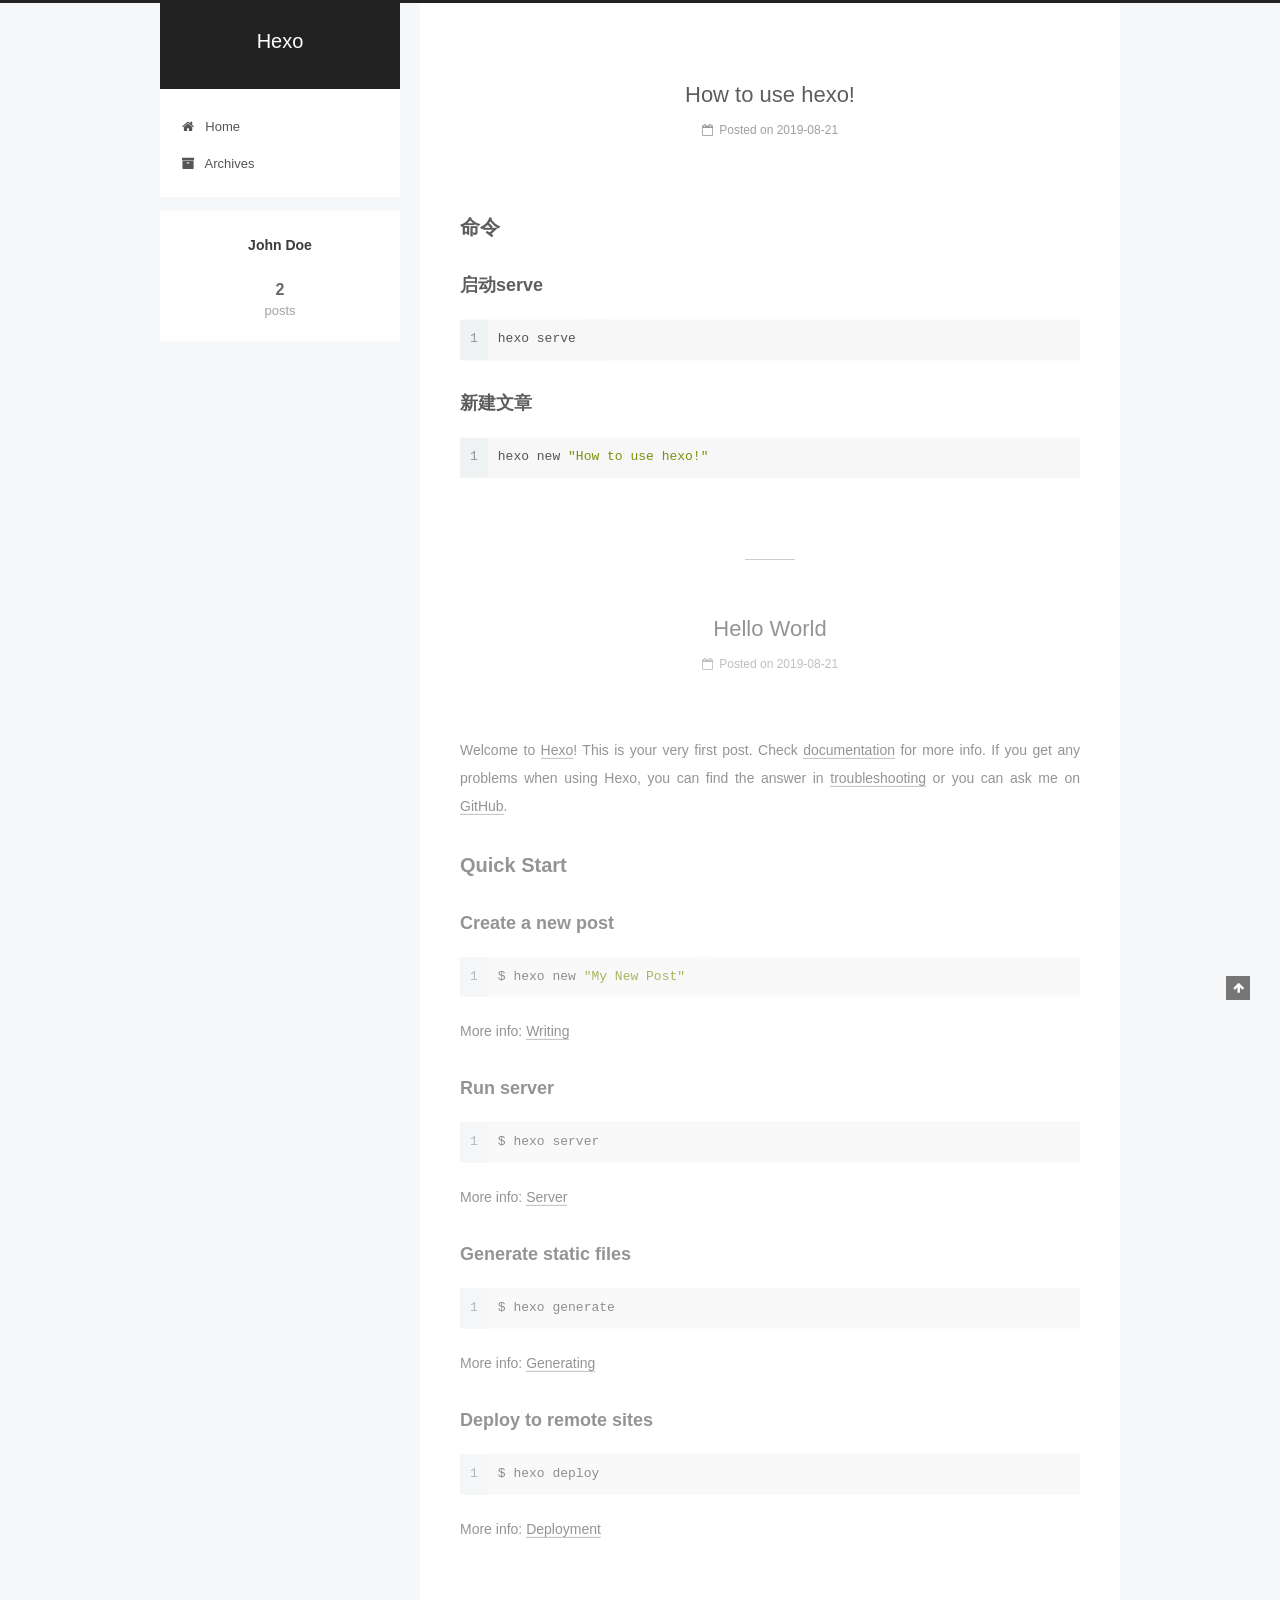
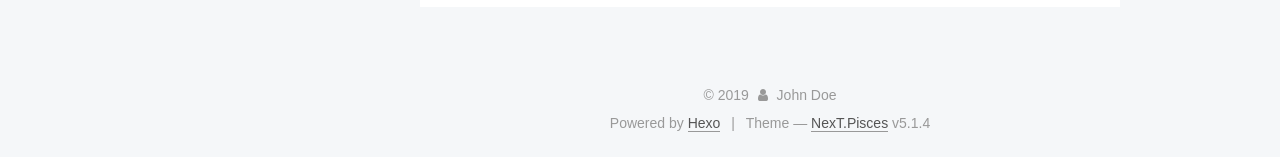
<file: index.html>
<!DOCTYPE html>



  


<html class="theme-next pisces use-motion" lang="en">
<head><meta name="generator" content="Hexo 3.9.0">
  <meta charset="UTF-8">
<meta http-equiv="X-UA-Compatible" content="IE=edge">
<meta name="viewport" content="width=device-width, initial-scale=1, maximum-scale=1">
<meta name="theme-color" content="#222">









<meta http-equiv="Cache-Control" content="no-transform">
<meta http-equiv="Cache-Control" content="no-siteapp">
















  
  
  <link href="/lib/fancybox/source/jquery.fancybox.css?v=2.1.5" rel="stylesheet" type="text/css">







<link href="/lib/font-awesome/css/font-awesome.min.css?v=4.6.2" rel="stylesheet" type="text/css">

<link href="/css/main.css?v=5.1.4" rel="stylesheet" type="text/css">


  <link rel="apple-touch-icon" sizes="180x180" href="/images/apple-touch-icon-next.png?v=5.1.4">


  <link rel="icon" type="image/png" sizes="32x32" href="/images/favicon-32x32-next.png?v=5.1.4">


  <link rel="icon" type="image/png" sizes="16x16" href="/images/favicon-16x16-next.png?v=5.1.4">


  <link rel="mask-icon" href="/images/logo.svg?v=5.1.4" color="#222">





  <meta name="keywords" content="Hexo, NexT">










<meta property="og:type" content="website">
<meta property="og:title" content="Hexo">
<meta property="og:url" content="http://yoursite.com/index.html">
<meta property="og:site_name" content="Hexo">
<meta property="og:locale" content="en">
<meta name="twitter:card" content="summary">
<meta name="twitter:title" content="Hexo">



<script type="text/javascript" id="hexo.configurations">
  var NexT = window.NexT || {};
  var CONFIG = {
    root: '/',
    scheme: 'Pisces',
    version: '5.1.4',
    sidebar: {"position":"left","display":"post","offset":12,"b2t":false,"scrollpercent":false,"onmobile":false},
    fancybox: true,
    tabs: true,
    motion: {"enable":true,"async":false,"transition":{"post_block":"fadeIn","post_header":"slideDownIn","post_body":"slideDownIn","coll_header":"slideLeftIn","sidebar":"slideUpIn"}},
    duoshuo: {
      userId: '0',
      author: 'Author'
    },
    algolia: {
      applicationID: '',
      apiKey: '',
      indexName: '',
      hits: {"per_page":10},
      labels: {"input_placeholder":"Search for Posts","hits_empty":"We didn't find any results for the search: ${query}","hits_stats":"${hits} results found in ${time} ms"}
    }
  };
</script>



  <link rel="canonical" href="http://yoursite.com/">





  <title>Hexo</title>
  








</head>

<body itemscope itemtype="http://schema.org/WebPage" lang="en">

  
  
    
  

  <div class="container sidebar-position-left 
  page-home">
    <div class="headband"></div>

    <header id="header" class="header" itemscope itemtype="http://schema.org/WPHeader">
      <div class="header-inner"><div class="site-brand-wrapper">
  <div class="site-meta ">
    

    <div class="custom-logo-site-title">
      <a href="/" class="brand" rel="start">
        <span class="logo-line-before"><i></i></span>
        <span class="site-title">Hexo</span>
        <span class="logo-line-after"><i></i></span>
      </a>
    </div>
      
        <p class="site-subtitle"></p>
      
  </div>

  <div class="site-nav-toggle">
    <button>
      <span class="btn-bar"></span>
      <span class="btn-bar"></span>
      <span class="btn-bar"></span>
    </button>
  </div>
</div>

<nav class="site-nav">
  

  
    <ul id="menu" class="menu">
      
        
        <li class="menu-item menu-item-home">
          <a href="/" rel="section">
            
              <i class="menu-item-icon fa fa-fw fa-home"></i> <br>
            
            Home
          </a>
        </li>
      
        
        <li class="menu-item menu-item-archives">
          <a href="/archives/" rel="section">
            
              <i class="menu-item-icon fa fa-fw fa-archive"></i> <br>
            
            Archives
          </a>
        </li>
      

      
    </ul>
  

  
</nav>



 </div>
    </header>

    <main id="main" class="main">
      <div class="main-inner">
        <div class="content-wrap">
          <div id="content" class="content">
            
  <section id="posts" class="posts-expand">
    
      

  

  
  
  

  <article class="post post-type-normal" itemscope itemtype="http://schema.org/Article">
  
  
  
  <div class="post-block">
    <link itemprop="mainEntityOfPage" href="http://yoursite.com/2019/08/21/How-to-use-hexo/">

    <span hidden itemprop="author" itemscope itemtype="http://schema.org/Person">
      <meta itemprop="name" content="John Doe">
      <meta itemprop="description" content>
      <meta itemprop="image" content="/images/avatar.gif">
    </span>

    <span hidden itemprop="publisher" itemscope itemtype="http://schema.org/Organization">
      <meta itemprop="name" content="Hexo">
    </span>

    
      <header class="post-header">

        
        
          <h1 class="post-title" itemprop="name headline">
                
                <a class="post-title-link" href="/2019/08/21/How-to-use-hexo/" itemprop="url">How to use hexo!</a></h1>
        

        <div class="post-meta">
          <span class="post-time">
            
              <span class="post-meta-item-icon">
                <i class="fa fa-calendar-o"></i>
              </span>
              
                <span class="post-meta-item-text">Posted on</span>
              
              <time title="Post created" itemprop="dateCreated datePublished" datetime="2019-08-21T17:16:29+08:00">
                2019-08-21
              </time>
            

            

            
          </span>

          

          
            
          

          
          

          

          

          

        </div>
      </header>
    

    
    
    
    <div class="post-body" itemprop="articleBody">

      
      

      
        
          
            <h2 id="命令"><a href="#命令" class="headerlink" title="命令"></a>命令</h2><h3 id="启动serve"><a href="#启动serve" class="headerlink" title="启动serve"></a>启动serve</h3><figure class="highlight bash"><table><tr><td class="gutter"><pre><span class="line">1</span><br></pre></td><td class="code"><pre><span class="line">hexo serve</span><br></pre></td></tr></table></figure>

<h3 id="新建文章"><a href="#新建文章" class="headerlink" title="新建文章"></a>新建文章</h3><figure class="highlight bash"><table><tr><td class="gutter"><pre><span class="line">1</span><br></pre></td><td class="code"><pre><span class="line">hexo new <span class="string">"How to use hexo!"</span></span><br></pre></td></tr></table></figure>


          
        
      
    </div>
    
    
    

    

    

    

    <footer class="post-footer">
      

      

      

      
      
        <div class="post-eof"></div>
      
    </footer>
  </div>
  
  
  
  </article>


    
      

  

  
  
  

  <article class="post post-type-normal" itemscope itemtype="http://schema.org/Article">
  
  
  
  <div class="post-block">
    <link itemprop="mainEntityOfPage" href="http://yoursite.com/2019/08/21/hello-world/">

    <span hidden itemprop="author" itemscope itemtype="http://schema.org/Person">
      <meta itemprop="name" content="John Doe">
      <meta itemprop="description" content>
      <meta itemprop="image" content="/images/avatar.gif">
    </span>

    <span hidden itemprop="publisher" itemscope itemtype="http://schema.org/Organization">
      <meta itemprop="name" content="Hexo">
    </span>

    
      <header class="post-header">

        
        
          <h1 class="post-title" itemprop="name headline">
                
                <a class="post-title-link" href="/2019/08/21/hello-world/" itemprop="url">Hello World</a></h1>
        

        <div class="post-meta">
          <span class="post-time">
            
              <span class="post-meta-item-icon">
                <i class="fa fa-calendar-o"></i>
              </span>
              
                <span class="post-meta-item-text">Posted on</span>
              
              <time title="Post created" itemprop="dateCreated datePublished" datetime="2019-08-21T15:57:02+08:00">
                2019-08-21
              </time>
            

            

            
          </span>

          

          
            
          

          
          

          

          

          

        </div>
      </header>
    

    
    
    
    <div class="post-body" itemprop="articleBody">

      
      

      
        
          
            <p>Welcome to <a href="https://hexo.io/" target="_blank" rel="noopener">Hexo</a>! This is your very first post. Check <a href="https://hexo.io/docs/" target="_blank" rel="noopener">documentation</a> for more info. If you get any problems when using Hexo, you can find the answer in <a href="https://hexo.io/docs/troubleshooting.html" target="_blank" rel="noopener">troubleshooting</a> or you can ask me on <a href="https://github.com/hexojs/hexo/issues" target="_blank" rel="noopener">GitHub</a>.</p>
<h2 id="Quick-Start"><a href="#Quick-Start" class="headerlink" title="Quick Start"></a>Quick Start</h2><h3 id="Create-a-new-post"><a href="#Create-a-new-post" class="headerlink" title="Create a new post"></a>Create a new post</h3><figure class="highlight bash"><table><tr><td class="gutter"><pre><span class="line">1</span><br></pre></td><td class="code"><pre><span class="line">$ hexo new <span class="string">"My New Post"</span></span><br></pre></td></tr></table></figure>

<p>More info: <a href="https://hexo.io/docs/writing.html" target="_blank" rel="noopener">Writing</a></p>
<h3 id="Run-server"><a href="#Run-server" class="headerlink" title="Run server"></a>Run server</h3><figure class="highlight bash"><table><tr><td class="gutter"><pre><span class="line">1</span><br></pre></td><td class="code"><pre><span class="line">$ hexo server</span><br></pre></td></tr></table></figure>

<p>More info: <a href="https://hexo.io/docs/server.html" target="_blank" rel="noopener">Server</a></p>
<h3 id="Generate-static-files"><a href="#Generate-static-files" class="headerlink" title="Generate static files"></a>Generate static files</h3><figure class="highlight bash"><table><tr><td class="gutter"><pre><span class="line">1</span><br></pre></td><td class="code"><pre><span class="line">$ hexo generate</span><br></pre></td></tr></table></figure>

<p>More info: <a href="https://hexo.io/docs/generating.html" target="_blank" rel="noopener">Generating</a></p>
<h3 id="Deploy-to-remote-sites"><a href="#Deploy-to-remote-sites" class="headerlink" title="Deploy to remote sites"></a>Deploy to remote sites</h3><figure class="highlight bash"><table><tr><td class="gutter"><pre><span class="line">1</span><br></pre></td><td class="code"><pre><span class="line">$ hexo deploy</span><br></pre></td></tr></table></figure>

<p>More info: <a href="https://hexo.io/docs/deployment.html" target="_blank" rel="noopener">Deployment</a></p>

          
        
      
    </div>
    
    
    

    

    

    

    <footer class="post-footer">
      

      

      

      
      
        <div class="post-eof"></div>
      
    </footer>
  </div>
  
  
  
  </article>


    
  </section>

  


          </div>
          


          

        </div>
        
          
  
  <div class="sidebar-toggle">
    <div class="sidebar-toggle-line-wrap">
      <span class="sidebar-toggle-line sidebar-toggle-line-first"></span>
      <span class="sidebar-toggle-line sidebar-toggle-line-middle"></span>
      <span class="sidebar-toggle-line sidebar-toggle-line-last"></span>
    </div>
  </div>

  <aside id="sidebar" class="sidebar">
    
    <div class="sidebar-inner">

      

      

      <section class="site-overview-wrap sidebar-panel sidebar-panel-active">
        <div class="site-overview">
          <div class="site-author motion-element" itemprop="author" itemscope itemtype="http://schema.org/Person">
            
              <p class="site-author-name" itemprop="name">John Doe</p>
              <p class="site-description motion-element" itemprop="description"></p>
          </div>

          <nav class="site-state motion-element">

            
              <div class="site-state-item site-state-posts">
              
                <a href="/archives/">
              
                  <span class="site-state-item-count">2</span>
                  <span class="site-state-item-name">posts</span>
                </a>
              </div>
            

            

            

          </nav>

          

          

          
          

          
          

          

        </div>
      </section>

      

      

    </div>
  </aside>


        
      </div>
    </main>

    <footer id="footer" class="footer">
      <div class="footer-inner">
        <div class="copyright">&copy; <span itemprop="copyrightYear">2019</span>
  <span class="with-love">
    <i class="fa fa-user"></i>
  </span>
  <span class="author" itemprop="copyrightHolder">John Doe</span>

  
</div>


  <div class="powered-by">Powered by <a class="theme-link" target="_blank" href="https://hexo.io">Hexo</a></div>



  <span class="post-meta-divider">|</span>



  <div class="theme-info">Theme &mdash; <a class="theme-link" target="_blank" href="https://github.com/iissnan/hexo-theme-next">NexT.Pisces</a> v5.1.4</div>




        







        
      </div>
    </footer>

    
      <div class="back-to-top">
        <i class="fa fa-arrow-up"></i>
        
      </div>
    

    

  </div>

  

<script type="text/javascript">
  if (Object.prototype.toString.call(window.Promise) !== '[object Function]') {
    window.Promise = null;
  }
</script>









  












  
  
    <script type="text/javascript" src="/lib/jquery/index.js?v=2.1.3"></script>
  

  
  
    <script type="text/javascript" src="/lib/fastclick/lib/fastclick.min.js?v=1.0.6"></script>
  

  
  
    <script type="text/javascript" src="/lib/jquery_lazyload/jquery.lazyload.js?v=1.9.7"></script>
  

  
  
    <script type="text/javascript" src="/lib/velocity/velocity.min.js?v=1.2.1"></script>
  

  
  
    <script type="text/javascript" src="/lib/velocity/velocity.ui.min.js?v=1.2.1"></script>
  

  
  
    <script type="text/javascript" src="/lib/fancybox/source/jquery.fancybox.pack.js?v=2.1.5"></script>
  


  


  <script type="text/javascript" src="/js/src/utils.js?v=5.1.4"></script>

  <script type="text/javascript" src="/js/src/motion.js?v=5.1.4"></script>



  
  


  <script type="text/javascript" src="/js/src/affix.js?v=5.1.4"></script>

  <script type="text/javascript" src="/js/src/schemes/pisces.js?v=5.1.4"></script>



  

  


  <script type="text/javascript" src="/js/src/bootstrap.js?v=5.1.4"></script>



  


  




	





  





  












  





  

  

  

  
  

  

  

  

</body>
</html>
</file>
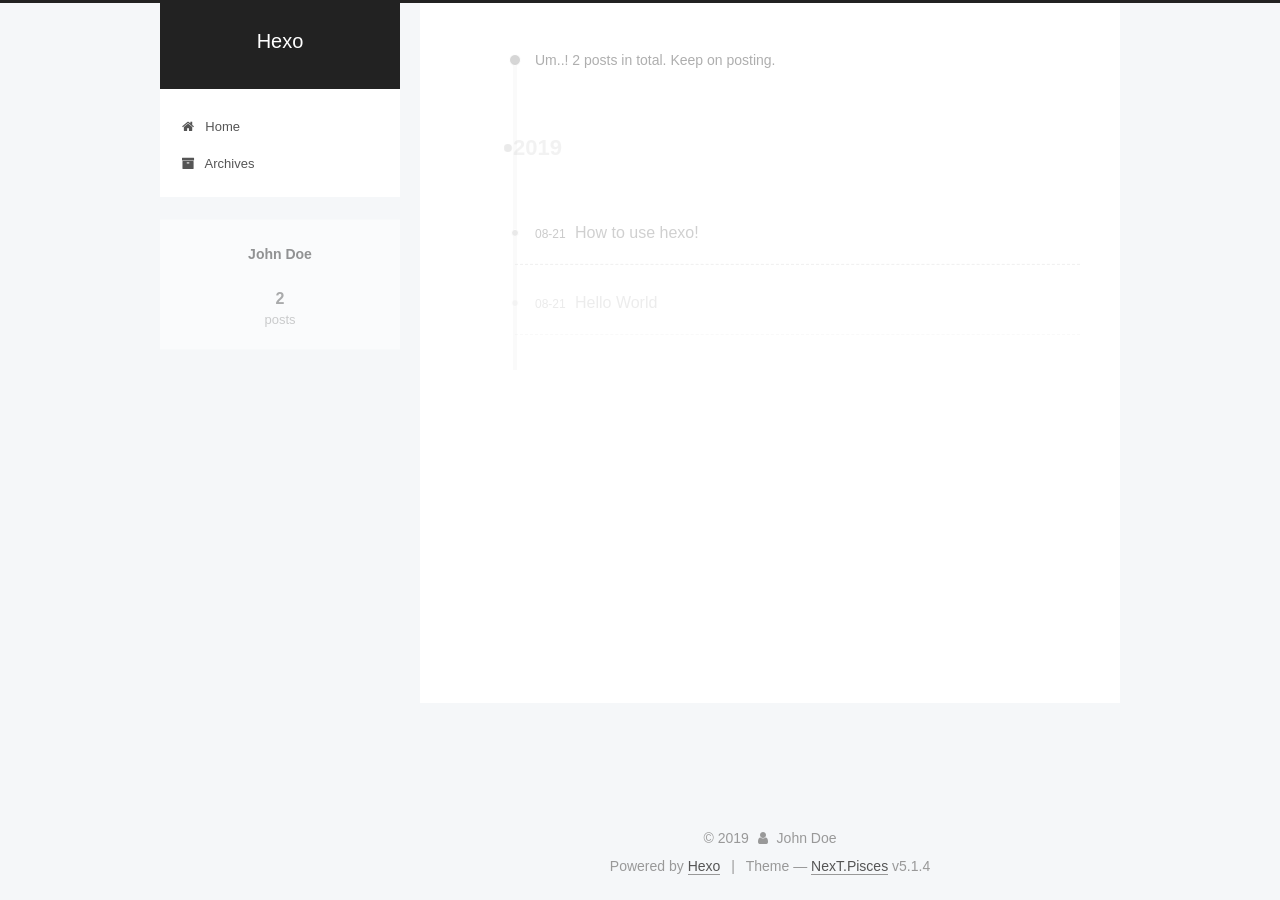
<file: archives/index.html>
<!DOCTYPE html>



  


<html class="theme-next pisces use-motion" lang="en">
<head><meta name="generator" content="Hexo 3.9.0">
  <meta charset="UTF-8">
<meta http-equiv="X-UA-Compatible" content="IE=edge">
<meta name="viewport" content="width=device-width, initial-scale=1, maximum-scale=1">
<meta name="theme-color" content="#222">









<meta http-equiv="Cache-Control" content="no-transform">
<meta http-equiv="Cache-Control" content="no-siteapp">
















  
  
  <link href="/lib/fancybox/source/jquery.fancybox.css?v=2.1.5" rel="stylesheet" type="text/css">







<link href="/lib/font-awesome/css/font-awesome.min.css?v=4.6.2" rel="stylesheet" type="text/css">

<link href="/css/main.css?v=5.1.4" rel="stylesheet" type="text/css">


  <link rel="apple-touch-icon" sizes="180x180" href="/images/apple-touch-icon-next.png?v=5.1.4">


  <link rel="icon" type="image/png" sizes="32x32" href="/images/favicon-32x32-next.png?v=5.1.4">


  <link rel="icon" type="image/png" sizes="16x16" href="/images/favicon-16x16-next.png?v=5.1.4">


  <link rel="mask-icon" href="/images/logo.svg?v=5.1.4" color="#222">





  <meta name="keywords" content="Hexo, NexT">










<meta property="og:type" content="website">
<meta property="og:title" content="Hexo">
<meta property="og:url" content="http://yoursite.com/archives/index.html">
<meta property="og:site_name" content="Hexo">
<meta property="og:locale" content="en">
<meta name="twitter:card" content="summary">
<meta name="twitter:title" content="Hexo">



<script type="text/javascript" id="hexo.configurations">
  var NexT = window.NexT || {};
  var CONFIG = {
    root: '/',
    scheme: 'Pisces',
    version: '5.1.4',
    sidebar: {"position":"left","display":"post","offset":12,"b2t":false,"scrollpercent":false,"onmobile":false},
    fancybox: true,
    tabs: true,
    motion: {"enable":true,"async":false,"transition":{"post_block":"fadeIn","post_header":"slideDownIn","post_body":"slideDownIn","coll_header":"slideLeftIn","sidebar":"slideUpIn"}},
    duoshuo: {
      userId: '0',
      author: 'Author'
    },
    algolia: {
      applicationID: '',
      apiKey: '',
      indexName: '',
      hits: {"per_page":10},
      labels: {"input_placeholder":"Search for Posts","hits_empty":"We didn't find any results for the search: ${query}","hits_stats":"${hits} results found in ${time} ms"}
    }
  };
</script>



  <link rel="canonical" href="http://yoursite.com/archives/">





  <title>Archive | Hexo</title>
  








</head>

<body itemscope itemtype="http://schema.org/WebPage" lang="en">

  
  
    
  

  <div class="container sidebar-position-left page-archive">
    <div class="headband"></div>

    <header id="header" class="header" itemscope itemtype="http://schema.org/WPHeader">
      <div class="header-inner"><div class="site-brand-wrapper">
  <div class="site-meta ">
    

    <div class="custom-logo-site-title">
      <a href="/" class="brand" rel="start">
        <span class="logo-line-before"><i></i></span>
        <span class="site-title">Hexo</span>
        <span class="logo-line-after"><i></i></span>
      </a>
    </div>
      
        <p class="site-subtitle"></p>
      
  </div>

  <div class="site-nav-toggle">
    <button>
      <span class="btn-bar"></span>
      <span class="btn-bar"></span>
      <span class="btn-bar"></span>
    </button>
  </div>
</div>

<nav class="site-nav">
  

  
    <ul id="menu" class="menu">
      
        
        <li class="menu-item menu-item-home">
          <a href="/" rel="section">
            
              <i class="menu-item-icon fa fa-fw fa-home"></i> <br>
            
            Home
          </a>
        </li>
      
        
        <li class="menu-item menu-item-archives">
          <a href="/archives/" rel="section">
            
              <i class="menu-item-icon fa fa-fw fa-archive"></i> <br>
            
            Archives
          </a>
        </li>
      

      
    </ul>
  

  
</nav>



 </div>
    </header>

    <main id="main" class="main">
      <div class="main-inner">
        <div class="content-wrap">
          <div id="content" class="content">
            

  
  
  
  <div class="post-block archive">
    <div id="posts" class="posts-collapse">
      <span class="archive-move-on"></span>

      <span class="archive-page-counter">
        
        
        
          
        
        Um..! 2 posts in total. Keep on posting.
      </span>

      

        
        
        

        
          
          <div class="collection-title">
            <h1 class="archive-year" id="archive-year-2019">2019</h1>
          </div>
        
        

        

  <article class="post post-type-normal" itemscope itemtype="http://schema.org/Article">
    <header class="post-header">

      <h2 class="post-title">
        
            <a class="post-title-link" href="/2019/08/21/How-to-use-hexo/" itemprop="url">
              
                <span itemprop="name">How to use hexo!</span>
              
            </a>
        
      </h2>

      <div class="post-meta">
        <time class="post-time" itemprop="dateCreated" datetime="2019-08-21T17:16:29+08:00" content="2019-08-21">
          08-21
        </time>
      </div>

    </header>
  </article>



      

        
        
        

        
        

        

  <article class="post post-type-normal" itemscope itemtype="http://schema.org/Article">
    <header class="post-header">

      <h2 class="post-title">
        
            <a class="post-title-link" href="/2019/08/21/hello-world/" itemprop="url">
              
                <span itemprop="name">Hello World</span>
              
            </a>
        
      </h2>

      <div class="post-meta">
        <time class="post-time" itemprop="dateCreated" datetime="2019-08-21T15:57:02+08:00" content="2019-08-21">
          08-21
        </time>
      </div>

    </header>
  </article>



      

    </div>
  </div>
  
  
  

  



          </div>
          


          

        </div>
        
          
  
  <div class="sidebar-toggle">
    <div class="sidebar-toggle-line-wrap">
      <span class="sidebar-toggle-line sidebar-toggle-line-first"></span>
      <span class="sidebar-toggle-line sidebar-toggle-line-middle"></span>
      <span class="sidebar-toggle-line sidebar-toggle-line-last"></span>
    </div>
  </div>

  <aside id="sidebar" class="sidebar">
    
    <div class="sidebar-inner">

      

      

      <section class="site-overview-wrap sidebar-panel sidebar-panel-active">
        <div class="site-overview">
          <div class="site-author motion-element" itemprop="author" itemscope itemtype="http://schema.org/Person">
            
              <p class="site-author-name" itemprop="name">John Doe</p>
              <p class="site-description motion-element" itemprop="description"></p>
          </div>

          <nav class="site-state motion-element">

            
              <div class="site-state-item site-state-posts">
              
                <a href="/archives/">
              
                  <span class="site-state-item-count">2</span>
                  <span class="site-state-item-name">posts</span>
                </a>
              </div>
            

            

            

          </nav>

          

          

          
          

          
          

          

        </div>
      </section>

      

      

    </div>
  </aside>


        
      </div>
    </main>

    <footer id="footer" class="footer">
      <div class="footer-inner">
        <div class="copyright">&copy; <span itemprop="copyrightYear">2019</span>
  <span class="with-love">
    <i class="fa fa-user"></i>
  </span>
  <span class="author" itemprop="copyrightHolder">John Doe</span>

  
</div>


  <div class="powered-by">Powered by <a class="theme-link" target="_blank" href="https://hexo.io">Hexo</a></div>



  <span class="post-meta-divider">|</span>



  <div class="theme-info">Theme &mdash; <a class="theme-link" target="_blank" href="https://github.com/iissnan/hexo-theme-next">NexT.Pisces</a> v5.1.4</div>




        







        
      </div>
    </footer>

    
      <div class="back-to-top">
        <i class="fa fa-arrow-up"></i>
        
      </div>
    

    

  </div>

  

<script type="text/javascript">
  if (Object.prototype.toString.call(window.Promise) !== '[object Function]') {
    window.Promise = null;
  }
</script>









  












  
  
    <script type="text/javascript" src="/lib/jquery/index.js?v=2.1.3"></script>
  

  
  
    <script type="text/javascript" src="/lib/fastclick/lib/fastclick.min.js?v=1.0.6"></script>
  

  
  
    <script type="text/javascript" src="/lib/jquery_lazyload/jquery.lazyload.js?v=1.9.7"></script>
  

  
  
    <script type="text/javascript" src="/lib/velocity/velocity.min.js?v=1.2.1"></script>
  

  
  
    <script type="text/javascript" src="/lib/velocity/velocity.ui.min.js?v=1.2.1"></script>
  

  
  
    <script type="text/javascript" src="/lib/fancybox/source/jquery.fancybox.pack.js?v=2.1.5"></script>
  


  


  <script type="text/javascript" src="/js/src/utils.js?v=5.1.4"></script>

  <script type="text/javascript" src="/js/src/motion.js?v=5.1.4"></script>



  
  


  <script type="text/javascript" src="/js/src/affix.js?v=5.1.4"></script>

  <script type="text/javascript" src="/js/src/schemes/pisces.js?v=5.1.4"></script>



  

  


  <script type="text/javascript" src="/js/src/bootstrap.js?v=5.1.4"></script>



  


  




	





  





  












  





  

  

  

  
  

  

  

  

</body>
</html>
</file>
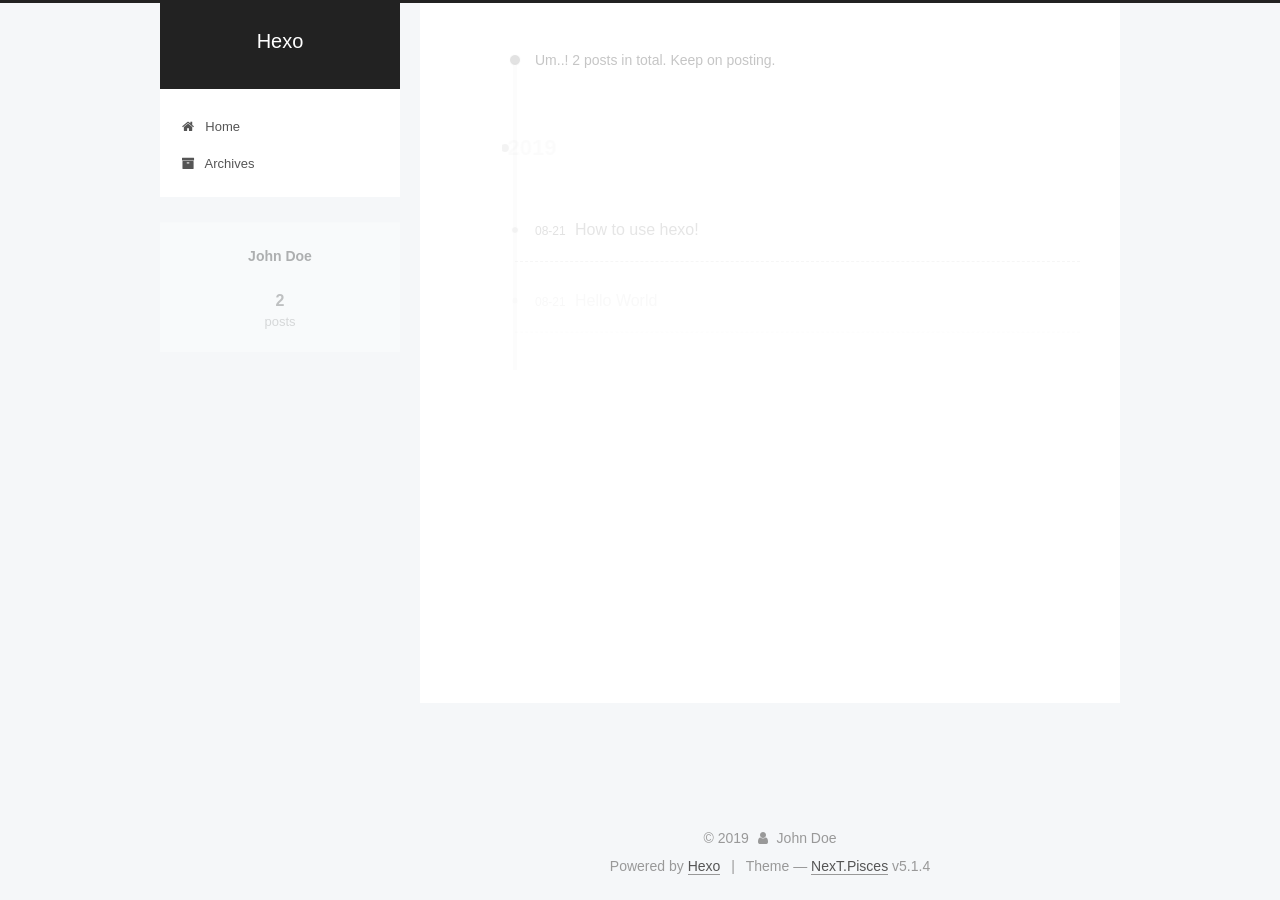
<file: archives/2019/index.html>
<!DOCTYPE html>



  


<html class="theme-next pisces use-motion" lang="en">
<head><meta name="generator" content="Hexo 3.9.0">
  <meta charset="UTF-8">
<meta http-equiv="X-UA-Compatible" content="IE=edge">
<meta name="viewport" content="width=device-width, initial-scale=1, maximum-scale=1">
<meta name="theme-color" content="#222">









<meta http-equiv="Cache-Control" content="no-transform">
<meta http-equiv="Cache-Control" content="no-siteapp">
















  
  
  <link href="/lib/fancybox/source/jquery.fancybox.css?v=2.1.5" rel="stylesheet" type="text/css">







<link href="/lib/font-awesome/css/font-awesome.min.css?v=4.6.2" rel="stylesheet" type="text/css">

<link href="/css/main.css?v=5.1.4" rel="stylesheet" type="text/css">


  <link rel="apple-touch-icon" sizes="180x180" href="/images/apple-touch-icon-next.png?v=5.1.4">


  <link rel="icon" type="image/png" sizes="32x32" href="/images/favicon-32x32-next.png?v=5.1.4">


  <link rel="icon" type="image/png" sizes="16x16" href="/images/favicon-16x16-next.png?v=5.1.4">


  <link rel="mask-icon" href="/images/logo.svg?v=5.1.4" color="#222">





  <meta name="keywords" content="Hexo, NexT">










<meta property="og:type" content="website">
<meta property="og:title" content="Hexo">
<meta property="og:url" content="http://yoursite.com/archives/2019/index.html">
<meta property="og:site_name" content="Hexo">
<meta property="og:locale" content="en">
<meta name="twitter:card" content="summary">
<meta name="twitter:title" content="Hexo">



<script type="text/javascript" id="hexo.configurations">
  var NexT = window.NexT || {};
  var CONFIG = {
    root: '/',
    scheme: 'Pisces',
    version: '5.1.4',
    sidebar: {"position":"left","display":"post","offset":12,"b2t":false,"scrollpercent":false,"onmobile":false},
    fancybox: true,
    tabs: true,
    motion: {"enable":true,"async":false,"transition":{"post_block":"fadeIn","post_header":"slideDownIn","post_body":"slideDownIn","coll_header":"slideLeftIn","sidebar":"slideUpIn"}},
    duoshuo: {
      userId: '0',
      author: 'Author'
    },
    algolia: {
      applicationID: '',
      apiKey: '',
      indexName: '',
      hits: {"per_page":10},
      labels: {"input_placeholder":"Search for Posts","hits_empty":"We didn't find any results for the search: ${query}","hits_stats":"${hits} results found in ${time} ms"}
    }
  };
</script>



  <link rel="canonical" href="http://yoursite.com/archives/2019/">





  <title>Archive | Hexo</title>
  








</head>

<body itemscope itemtype="http://schema.org/WebPage" lang="en">

  
  
    
  

  <div class="container sidebar-position-left page-archive">
    <div class="headband"></div>

    <header id="header" class="header" itemscope itemtype="http://schema.org/WPHeader">
      <div class="header-inner"><div class="site-brand-wrapper">
  <div class="site-meta ">
    

    <div class="custom-logo-site-title">
      <a href="/" class="brand" rel="start">
        <span class="logo-line-before"><i></i></span>
        <span class="site-title">Hexo</span>
        <span class="logo-line-after"><i></i></span>
      </a>
    </div>
      
        <p class="site-subtitle"></p>
      
  </div>

  <div class="site-nav-toggle">
    <button>
      <span class="btn-bar"></span>
      <span class="btn-bar"></span>
      <span class="btn-bar"></span>
    </button>
  </div>
</div>

<nav class="site-nav">
  

  
    <ul id="menu" class="menu">
      
        
        <li class="menu-item menu-item-home">
          <a href="/" rel="section">
            
              <i class="menu-item-icon fa fa-fw fa-home"></i> <br>
            
            Home
          </a>
        </li>
      
        
        <li class="menu-item menu-item-archives">
          <a href="/archives/" rel="section">
            
              <i class="menu-item-icon fa fa-fw fa-archive"></i> <br>
            
            Archives
          </a>
        </li>
      

      
    </ul>
  

  
</nav>



 </div>
    </header>

    <main id="main" class="main">
      <div class="main-inner">
        <div class="content-wrap">
          <div id="content" class="content">
            

  
  
  
  <div class="post-block archive">
    <div id="posts" class="posts-collapse">
      <span class="archive-move-on"></span>

      <span class="archive-page-counter">
        
        
        
          
        
        Um..! 2 posts in total. Keep on posting.
      </span>

      

        
        
        

        
          
          <div class="collection-title">
            <h1 class="archive-year" id="archive-year-2019">2019</h1>
          </div>
        
        

        

  <article class="post post-type-normal" itemscope itemtype="http://schema.org/Article">
    <header class="post-header">

      <h2 class="post-title">
        
            <a class="post-title-link" href="/2019/08/21/How-to-use-hexo/" itemprop="url">
              
                <span itemprop="name">How to use hexo!</span>
              
            </a>
        
      </h2>

      <div class="post-meta">
        <time class="post-time" itemprop="dateCreated" datetime="2019-08-21T17:16:29+08:00" content="2019-08-21">
          08-21
        </time>
      </div>

    </header>
  </article>



      

        
        
        

        
        

        

  <article class="post post-type-normal" itemscope itemtype="http://schema.org/Article">
    <header class="post-header">

      <h2 class="post-title">
        
            <a class="post-title-link" href="/2019/08/21/hello-world/" itemprop="url">
              
                <span itemprop="name">Hello World</span>
              
            </a>
        
      </h2>

      <div class="post-meta">
        <time class="post-time" itemprop="dateCreated" datetime="2019-08-21T15:57:02+08:00" content="2019-08-21">
          08-21
        </time>
      </div>

    </header>
  </article>



      

    </div>
  </div>
  
  
  

  



          </div>
          


          

        </div>
        
          
  
  <div class="sidebar-toggle">
    <div class="sidebar-toggle-line-wrap">
      <span class="sidebar-toggle-line sidebar-toggle-line-first"></span>
      <span class="sidebar-toggle-line sidebar-toggle-line-middle"></span>
      <span class="sidebar-toggle-line sidebar-toggle-line-last"></span>
    </div>
  </div>

  <aside id="sidebar" class="sidebar">
    
    <div class="sidebar-inner">

      

      

      <section class="site-overview-wrap sidebar-panel sidebar-panel-active">
        <div class="site-overview">
          <div class="site-author motion-element" itemprop="author" itemscope itemtype="http://schema.org/Person">
            
              <p class="site-author-name" itemprop="name">John Doe</p>
              <p class="site-description motion-element" itemprop="description"></p>
          </div>

          <nav class="site-state motion-element">

            
              <div class="site-state-item site-state-posts">
              
                <a href="/archives/">
              
                  <span class="site-state-item-count">2</span>
                  <span class="site-state-item-name">posts</span>
                </a>
              </div>
            

            

            

          </nav>

          

          

          
          

          
          

          

        </div>
      </section>

      

      

    </div>
  </aside>


        
      </div>
    </main>

    <footer id="footer" class="footer">
      <div class="footer-inner">
        <div class="copyright">&copy; <span itemprop="copyrightYear">2019</span>
  <span class="with-love">
    <i class="fa fa-user"></i>
  </span>
  <span class="author" itemprop="copyrightHolder">John Doe</span>

  
</div>


  <div class="powered-by">Powered by <a class="theme-link" target="_blank" href="https://hexo.io">Hexo</a></div>



  <span class="post-meta-divider">|</span>



  <div class="theme-info">Theme &mdash; <a class="theme-link" target="_blank" href="https://github.com/iissnan/hexo-theme-next">NexT.Pisces</a> v5.1.4</div>




        







        
      </div>
    </footer>

    
      <div class="back-to-top">
        <i class="fa fa-arrow-up"></i>
        
      </div>
    

    

  </div>

  

<script type="text/javascript">
  if (Object.prototype.toString.call(window.Promise) !== '[object Function]') {
    window.Promise = null;
  }
</script>









  












  
  
    <script type="text/javascript" src="/lib/jquery/index.js?v=2.1.3"></script>
  

  
  
    <script type="text/javascript" src="/lib/fastclick/lib/fastclick.min.js?v=1.0.6"></script>
  

  
  
    <script type="text/javascript" src="/lib/jquery_lazyload/jquery.lazyload.js?v=1.9.7"></script>
  

  
  
    <script type="text/javascript" src="/lib/velocity/velocity.min.js?v=1.2.1"></script>
  

  
  
    <script type="text/javascript" src="/lib/velocity/velocity.ui.min.js?v=1.2.1"></script>
  

  
  
    <script type="text/javascript" src="/lib/fancybox/source/jquery.fancybox.pack.js?v=2.1.5"></script>
  


  


  <script type="text/javascript" src="/js/src/utils.js?v=5.1.4"></script>

  <script type="text/javascript" src="/js/src/motion.js?v=5.1.4"></script>



  
  


  <script type="text/javascript" src="/js/src/affix.js?v=5.1.4"></script>

  <script type="text/javascript" src="/js/src/schemes/pisces.js?v=5.1.4"></script>



  

  


  <script type="text/javascript" src="/js/src/bootstrap.js?v=5.1.4"></script>



  


  




	





  





  












  





  

  

  

  
  

  

  

  

</body>
</html>
</file>
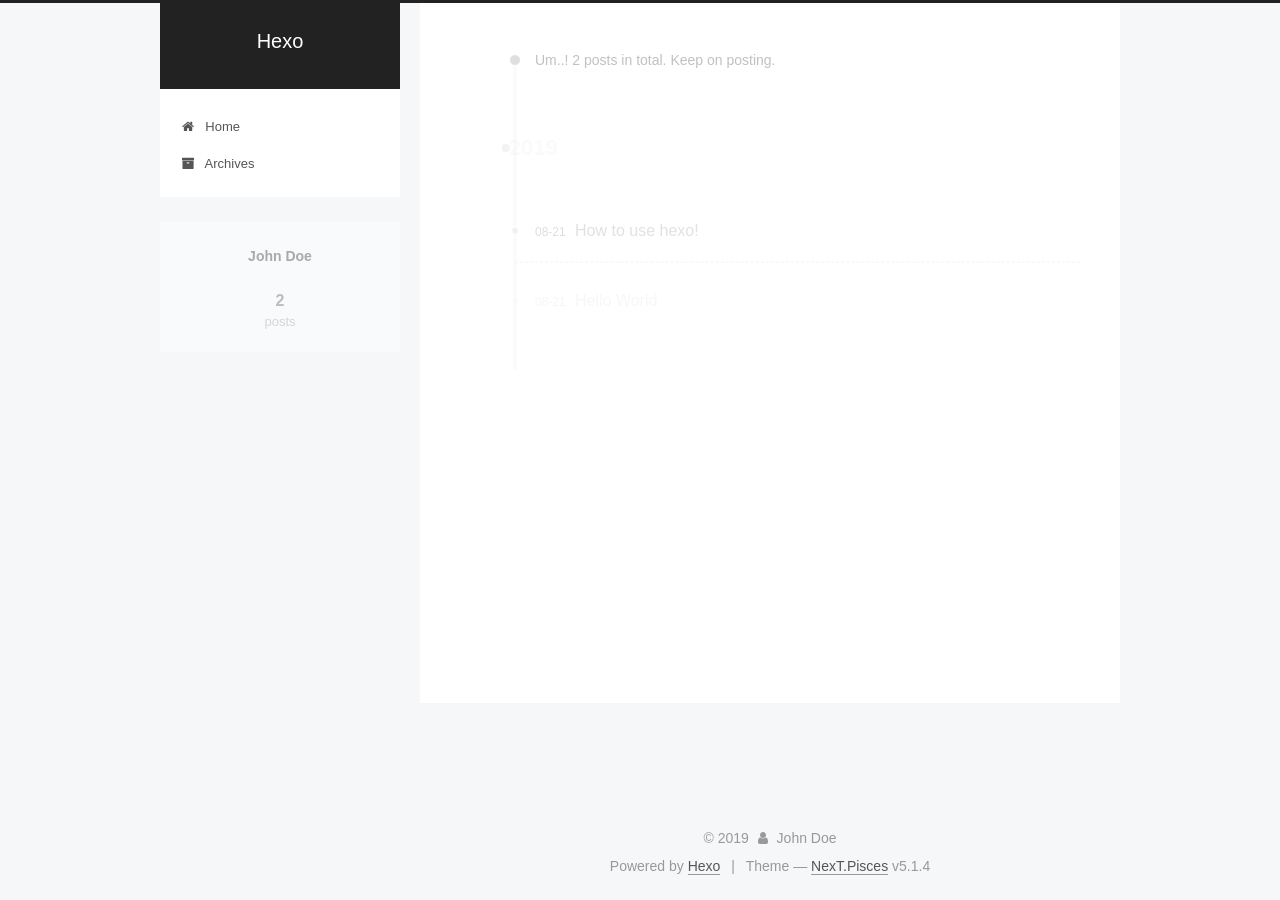
<file: archives/2019/08/index.html>
<!DOCTYPE html>



  


<html class="theme-next pisces use-motion" lang="en">
<head><meta name="generator" content="Hexo 3.9.0">
  <meta charset="UTF-8">
<meta http-equiv="X-UA-Compatible" content="IE=edge">
<meta name="viewport" content="width=device-width, initial-scale=1, maximum-scale=1">
<meta name="theme-color" content="#222">









<meta http-equiv="Cache-Control" content="no-transform">
<meta http-equiv="Cache-Control" content="no-siteapp">
















  
  
  <link href="/lib/fancybox/source/jquery.fancybox.css?v=2.1.5" rel="stylesheet" type="text/css">







<link href="/lib/font-awesome/css/font-awesome.min.css?v=4.6.2" rel="stylesheet" type="text/css">

<link href="/css/main.css?v=5.1.4" rel="stylesheet" type="text/css">


  <link rel="apple-touch-icon" sizes="180x180" href="/images/apple-touch-icon-next.png?v=5.1.4">


  <link rel="icon" type="image/png" sizes="32x32" href="/images/favicon-32x32-next.png?v=5.1.4">


  <link rel="icon" type="image/png" sizes="16x16" href="/images/favicon-16x16-next.png?v=5.1.4">


  <link rel="mask-icon" href="/images/logo.svg?v=5.1.4" color="#222">





  <meta name="keywords" content="Hexo, NexT">










<meta property="og:type" content="website">
<meta property="og:title" content="Hexo">
<meta property="og:url" content="http://yoursite.com/archives/2019/08/index.html">
<meta property="og:site_name" content="Hexo">
<meta property="og:locale" content="en">
<meta name="twitter:card" content="summary">
<meta name="twitter:title" content="Hexo">



<script type="text/javascript" id="hexo.configurations">
  var NexT = window.NexT || {};
  var CONFIG = {
    root: '/',
    scheme: 'Pisces',
    version: '5.1.4',
    sidebar: {"position":"left","display":"post","offset":12,"b2t":false,"scrollpercent":false,"onmobile":false},
    fancybox: true,
    tabs: true,
    motion: {"enable":true,"async":false,"transition":{"post_block":"fadeIn","post_header":"slideDownIn","post_body":"slideDownIn","coll_header":"slideLeftIn","sidebar":"slideUpIn"}},
    duoshuo: {
      userId: '0',
      author: 'Author'
    },
    algolia: {
      applicationID: '',
      apiKey: '',
      indexName: '',
      hits: {"per_page":10},
      labels: {"input_placeholder":"Search for Posts","hits_empty":"We didn't find any results for the search: ${query}","hits_stats":"${hits} results found in ${time} ms"}
    }
  };
</script>



  <link rel="canonical" href="http://yoursite.com/archives/2019/08/">





  <title>Archive | Hexo</title>
  








</head>

<body itemscope itemtype="http://schema.org/WebPage" lang="en">

  
  
    
  

  <div class="container sidebar-position-left page-archive">
    <div class="headband"></div>

    <header id="header" class="header" itemscope itemtype="http://schema.org/WPHeader">
      <div class="header-inner"><div class="site-brand-wrapper">
  <div class="site-meta ">
    

    <div class="custom-logo-site-title">
      <a href="/" class="brand" rel="start">
        <span class="logo-line-before"><i></i></span>
        <span class="site-title">Hexo</span>
        <span class="logo-line-after"><i></i></span>
      </a>
    </div>
      
        <p class="site-subtitle"></p>
      
  </div>

  <div class="site-nav-toggle">
    <button>
      <span class="btn-bar"></span>
      <span class="btn-bar"></span>
      <span class="btn-bar"></span>
    </button>
  </div>
</div>

<nav class="site-nav">
  

  
    <ul id="menu" class="menu">
      
        
        <li class="menu-item menu-item-home">
          <a href="/" rel="section">
            
              <i class="menu-item-icon fa fa-fw fa-home"></i> <br>
            
            Home
          </a>
        </li>
      
        
        <li class="menu-item menu-item-archives">
          <a href="/archives/" rel="section">
            
              <i class="menu-item-icon fa fa-fw fa-archive"></i> <br>
            
            Archives
          </a>
        </li>
      

      
    </ul>
  

  
</nav>



 </div>
    </header>

    <main id="main" class="main">
      <div class="main-inner">
        <div class="content-wrap">
          <div id="content" class="content">
            

  
  
  
  <div class="post-block archive">
    <div id="posts" class="posts-collapse">
      <span class="archive-move-on"></span>

      <span class="archive-page-counter">
        
        
        
          
        
        Um..! 2 posts in total. Keep on posting.
      </span>

      

        
        
        

        
          
          <div class="collection-title">
            <h1 class="archive-year" id="archive-year-2019">2019</h1>
          </div>
        
        

        

  <article class="post post-type-normal" itemscope itemtype="http://schema.org/Article">
    <header class="post-header">

      <h2 class="post-title">
        
            <a class="post-title-link" href="/2019/08/21/How-to-use-hexo/" itemprop="url">
              
                <span itemprop="name">How to use hexo!</span>
              
            </a>
        
      </h2>

      <div class="post-meta">
        <time class="post-time" itemprop="dateCreated" datetime="2019-08-21T17:16:29+08:00" content="2019-08-21">
          08-21
        </time>
      </div>

    </header>
  </article>



      

        
        
        

        
        

        

  <article class="post post-type-normal" itemscope itemtype="http://schema.org/Article">
    <header class="post-header">

      <h2 class="post-title">
        
            <a class="post-title-link" href="/2019/08/21/hello-world/" itemprop="url">
              
                <span itemprop="name">Hello World</span>
              
            </a>
        
      </h2>

      <div class="post-meta">
        <time class="post-time" itemprop="dateCreated" datetime="2019-08-21T15:57:02+08:00" content="2019-08-21">
          08-21
        </time>
      </div>

    </header>
  </article>



      

    </div>
  </div>
  
  
  

  



          </div>
          


          

        </div>
        
          
  
  <div class="sidebar-toggle">
    <div class="sidebar-toggle-line-wrap">
      <span class="sidebar-toggle-line sidebar-toggle-line-first"></span>
      <span class="sidebar-toggle-line sidebar-toggle-line-middle"></span>
      <span class="sidebar-toggle-line sidebar-toggle-line-last"></span>
    </div>
  </div>

  <aside id="sidebar" class="sidebar">
    
    <div class="sidebar-inner">

      

      

      <section class="site-overview-wrap sidebar-panel sidebar-panel-active">
        <div class="site-overview">
          <div class="site-author motion-element" itemprop="author" itemscope itemtype="http://schema.org/Person">
            
              <p class="site-author-name" itemprop="name">John Doe</p>
              <p class="site-description motion-element" itemprop="description"></p>
          </div>

          <nav class="site-state motion-element">

            
              <div class="site-state-item site-state-posts">
              
                <a href="/archives/">
              
                  <span class="site-state-item-count">2</span>
                  <span class="site-state-item-name">posts</span>
                </a>
              </div>
            

            

            

          </nav>

          

          

          
          

          
          

          

        </div>
      </section>

      

      

    </div>
  </aside>


        
      </div>
    </main>

    <footer id="footer" class="footer">
      <div class="footer-inner">
        <div class="copyright">&copy; <span itemprop="copyrightYear">2019</span>
  <span class="with-love">
    <i class="fa fa-user"></i>
  </span>
  <span class="author" itemprop="copyrightHolder">John Doe</span>

  
</div>


  <div class="powered-by">Powered by <a class="theme-link" target="_blank" href="https://hexo.io">Hexo</a></div>



  <span class="post-meta-divider">|</span>



  <div class="theme-info">Theme &mdash; <a class="theme-link" target="_blank" href="https://github.com/iissnan/hexo-theme-next">NexT.Pisces</a> v5.1.4</div>




        







        
      </div>
    </footer>

    
      <div class="back-to-top">
        <i class="fa fa-arrow-up"></i>
        
      </div>
    

    

  </div>

  

<script type="text/javascript">
  if (Object.prototype.toString.call(window.Promise) !== '[object Function]') {
    window.Promise = null;
  }
</script>









  












  
  
    <script type="text/javascript" src="/lib/jquery/index.js?v=2.1.3"></script>
  

  
  
    <script type="text/javascript" src="/lib/fastclick/lib/fastclick.min.js?v=1.0.6"></script>
  

  
  
    <script type="text/javascript" src="/lib/jquery_lazyload/jquery.lazyload.js?v=1.9.7"></script>
  

  
  
    <script type="text/javascript" src="/lib/velocity/velocity.min.js?v=1.2.1"></script>
  

  
  
    <script type="text/javascript" src="/lib/velocity/velocity.ui.min.js?v=1.2.1"></script>
  

  
  
    <script type="text/javascript" src="/lib/fancybox/source/jquery.fancybox.pack.js?v=2.1.5"></script>
  


  


  <script type="text/javascript" src="/js/src/utils.js?v=5.1.4"></script>

  <script type="text/javascript" src="/js/src/motion.js?v=5.1.4"></script>



  
  


  <script type="text/javascript" src="/js/src/affix.js?v=5.1.4"></script>

  <script type="text/javascript" src="/js/src/schemes/pisces.js?v=5.1.4"></script>



  

  


  <script type="text/javascript" src="/js/src/bootstrap.js?v=5.1.4"></script>



  


  




	





  





  












  





  

  

  

  
  

  

  

  

</body>
</html>
</file>
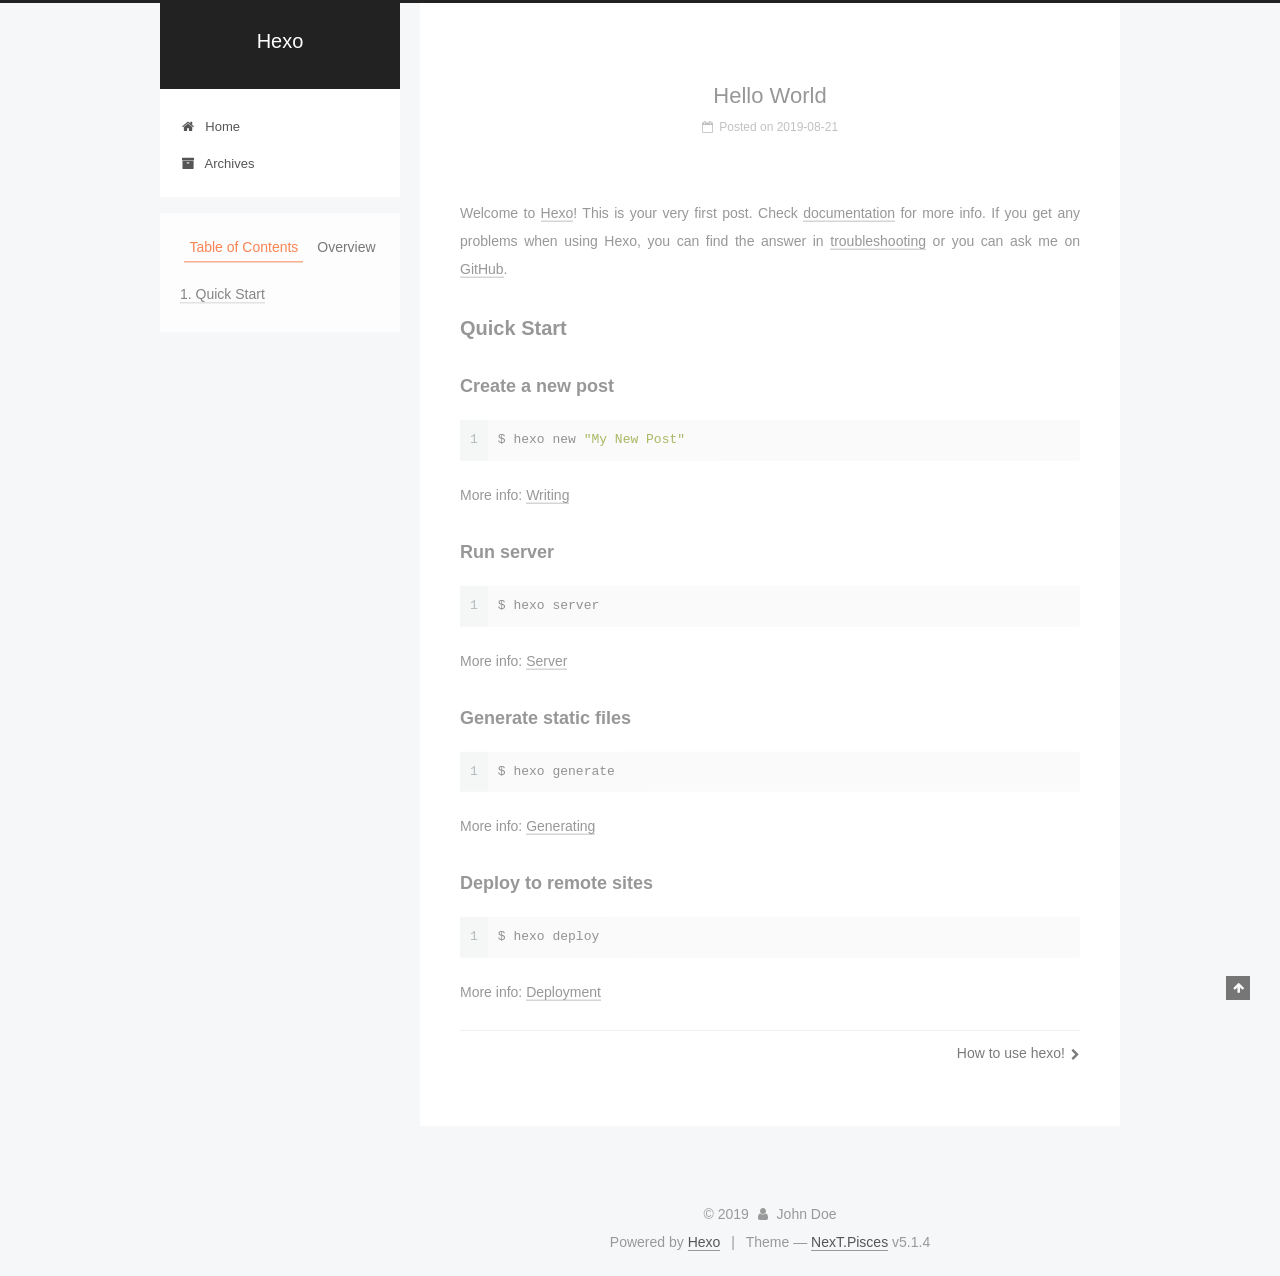
<file: 2019/08/21/hello-world/index.html>
<!DOCTYPE html>



  


<html class="theme-next pisces use-motion" lang="en">
<head><meta name="generator" content="Hexo 3.9.0">
  <meta charset="UTF-8">
<meta http-equiv="X-UA-Compatible" content="IE=edge">
<meta name="viewport" content="width=device-width, initial-scale=1, maximum-scale=1">
<meta name="theme-color" content="#222">









<meta http-equiv="Cache-Control" content="no-transform">
<meta http-equiv="Cache-Control" content="no-siteapp">
















  
  
  <link href="/lib/fancybox/source/jquery.fancybox.css?v=2.1.5" rel="stylesheet" type="text/css">







<link href="/lib/font-awesome/css/font-awesome.min.css?v=4.6.2" rel="stylesheet" type="text/css">

<link href="/css/main.css?v=5.1.4" rel="stylesheet" type="text/css">


  <link rel="apple-touch-icon" sizes="180x180" href="/images/apple-touch-icon-next.png?v=5.1.4">


  <link rel="icon" type="image/png" sizes="32x32" href="/images/favicon-32x32-next.png?v=5.1.4">


  <link rel="icon" type="image/png" sizes="16x16" href="/images/favicon-16x16-next.png?v=5.1.4">


  <link rel="mask-icon" href="/images/logo.svg?v=5.1.4" color="#222">





  <meta name="keywords" content="Hexo, NexT">










<meta name="description" content="Welcome to Hexo! This is your very first post. Check documentation for more info. If you get any problems when using Hexo, you can find the answer in troubleshooting or you can ask me on GitHub. Quick">
<meta property="og:type" content="article">
<meta property="og:title" content="Hello World">
<meta property="og:url" content="http://yoursite.com/2019/08/21/hello-world/index.html">
<meta property="og:site_name" content="Hexo">
<meta property="og:description" content="Welcome to Hexo! This is your very first post. Check documentation for more info. If you get any problems when using Hexo, you can find the answer in troubleshooting or you can ask me on GitHub. Quick">
<meta property="og:locale" content="en">
<meta property="og:updated_time" content="2019-08-21T07:57:02.275Z">
<meta name="twitter:card" content="summary">
<meta name="twitter:title" content="Hello World">
<meta name="twitter:description" content="Welcome to Hexo! This is your very first post. Check documentation for more info. If you get any problems when using Hexo, you can find the answer in troubleshooting or you can ask me on GitHub. Quick">



<script type="text/javascript" id="hexo.configurations">
  var NexT = window.NexT || {};
  var CONFIG = {
    root: '/',
    scheme: 'Pisces',
    version: '5.1.4',
    sidebar: {"position":"left","display":"post","offset":12,"b2t":false,"scrollpercent":false,"onmobile":false},
    fancybox: true,
    tabs: true,
    motion: {"enable":true,"async":false,"transition":{"post_block":"fadeIn","post_header":"slideDownIn","post_body":"slideDownIn","coll_header":"slideLeftIn","sidebar":"slideUpIn"}},
    duoshuo: {
      userId: '0',
      author: 'Author'
    },
    algolia: {
      applicationID: '',
      apiKey: '',
      indexName: '',
      hits: {"per_page":10},
      labels: {"input_placeholder":"Search for Posts","hits_empty":"We didn't find any results for the search: ${query}","hits_stats":"${hits} results found in ${time} ms"}
    }
  };
</script>



  <link rel="canonical" href="http://yoursite.com/2019/08/21/hello-world/">





  <title>Hello World | Hexo</title>
  








</head>

<body itemscope itemtype="http://schema.org/WebPage" lang="en">

  
  
    
  

  <div class="container sidebar-position-left page-post-detail">
    <div class="headband"></div>

    <header id="header" class="header" itemscope itemtype="http://schema.org/WPHeader">
      <div class="header-inner"><div class="site-brand-wrapper">
  <div class="site-meta ">
    

    <div class="custom-logo-site-title">
      <a href="/" class="brand" rel="start">
        <span class="logo-line-before"><i></i></span>
        <span class="site-title">Hexo</span>
        <span class="logo-line-after"><i></i></span>
      </a>
    </div>
      
        <p class="site-subtitle"></p>
      
  </div>

  <div class="site-nav-toggle">
    <button>
      <span class="btn-bar"></span>
      <span class="btn-bar"></span>
      <span class="btn-bar"></span>
    </button>
  </div>
</div>

<nav class="site-nav">
  

  
    <ul id="menu" class="menu">
      
        
        <li class="menu-item menu-item-home">
          <a href="/" rel="section">
            
              <i class="menu-item-icon fa fa-fw fa-home"></i> <br>
            
            Home
          </a>
        </li>
      
        
        <li class="menu-item menu-item-archives">
          <a href="/archives/" rel="section">
            
              <i class="menu-item-icon fa fa-fw fa-archive"></i> <br>
            
            Archives
          </a>
        </li>
      

      
    </ul>
  

  
</nav>



 </div>
    </header>

    <main id="main" class="main">
      <div class="main-inner">
        <div class="content-wrap">
          <div id="content" class="content">
            

  <div id="posts" class="posts-expand">
    

  

  
  
  

  <article class="post post-type-normal" itemscope itemtype="http://schema.org/Article">
  
  
  
  <div class="post-block">
    <link itemprop="mainEntityOfPage" href="http://yoursite.com/2019/08/21/hello-world/">

    <span hidden itemprop="author" itemscope itemtype="http://schema.org/Person">
      <meta itemprop="name" content="John Doe">
      <meta itemprop="description" content>
      <meta itemprop="image" content="/images/avatar.gif">
    </span>

    <span hidden itemprop="publisher" itemscope itemtype="http://schema.org/Organization">
      <meta itemprop="name" content="Hexo">
    </span>

    
      <header class="post-header">

        
        
          <h1 class="post-title" itemprop="name headline">Hello World</h1>
        

        <div class="post-meta">
          <span class="post-time">
            
              <span class="post-meta-item-icon">
                <i class="fa fa-calendar-o"></i>
              </span>
              
                <span class="post-meta-item-text">Posted on</span>
              
              <time title="Post created" itemprop="dateCreated datePublished" datetime="2019-08-21T15:57:02+08:00">
                2019-08-21
              </time>
            

            

            
          </span>

          

          
            
          

          
          

          

          

          

        </div>
      </header>
    

    
    
    
    <div class="post-body" itemprop="articleBody">

      
      

      
        <p>Welcome to <a href="https://hexo.io/" target="_blank" rel="noopener">Hexo</a>! This is your very first post. Check <a href="https://hexo.io/docs/" target="_blank" rel="noopener">documentation</a> for more info. If you get any problems when using Hexo, you can find the answer in <a href="https://hexo.io/docs/troubleshooting.html" target="_blank" rel="noopener">troubleshooting</a> or you can ask me on <a href="https://github.com/hexojs/hexo/issues" target="_blank" rel="noopener">GitHub</a>.</p>
<h2 id="Quick-Start"><a href="#Quick-Start" class="headerlink" title="Quick Start"></a>Quick Start</h2><h3 id="Create-a-new-post"><a href="#Create-a-new-post" class="headerlink" title="Create a new post"></a>Create a new post</h3><figure class="highlight bash"><table><tr><td class="gutter"><pre><span class="line">1</span><br></pre></td><td class="code"><pre><span class="line">$ hexo new <span class="string">"My New Post"</span></span><br></pre></td></tr></table></figure>

<p>More info: <a href="https://hexo.io/docs/writing.html" target="_blank" rel="noopener">Writing</a></p>
<h3 id="Run-server"><a href="#Run-server" class="headerlink" title="Run server"></a>Run server</h3><figure class="highlight bash"><table><tr><td class="gutter"><pre><span class="line">1</span><br></pre></td><td class="code"><pre><span class="line">$ hexo server</span><br></pre></td></tr></table></figure>

<p>More info: <a href="https://hexo.io/docs/server.html" target="_blank" rel="noopener">Server</a></p>
<h3 id="Generate-static-files"><a href="#Generate-static-files" class="headerlink" title="Generate static files"></a>Generate static files</h3><figure class="highlight bash"><table><tr><td class="gutter"><pre><span class="line">1</span><br></pre></td><td class="code"><pre><span class="line">$ hexo generate</span><br></pre></td></tr></table></figure>

<p>More info: <a href="https://hexo.io/docs/generating.html" target="_blank" rel="noopener">Generating</a></p>
<h3 id="Deploy-to-remote-sites"><a href="#Deploy-to-remote-sites" class="headerlink" title="Deploy to remote sites"></a>Deploy to remote sites</h3><figure class="highlight bash"><table><tr><td class="gutter"><pre><span class="line">1</span><br></pre></td><td class="code"><pre><span class="line">$ hexo deploy</span><br></pre></td></tr></table></figure>

<p>More info: <a href="https://hexo.io/docs/deployment.html" target="_blank" rel="noopener">Deployment</a></p>

      
    </div>
    
    
    

    

    

    

    <footer class="post-footer">
      

      
      
      

      
        <div class="post-nav">
          <div class="post-nav-next post-nav-item">
            
          </div>

          <span class="post-nav-divider"></span>

          <div class="post-nav-prev post-nav-item">
            
              <a href="/2019/08/21/How-to-use-hexo/" rel="prev" title="How to use hexo!">
                How to use hexo! <i class="fa fa-chevron-right"></i>
              </a>
            
          </div>
        </div>
      

      
      
    </footer>
  </div>
  
  
  
  </article>



    <div class="post-spread">
      
    </div>
  </div>


          </div>
          


          

  



        </div>
        
          
  
  <div class="sidebar-toggle">
    <div class="sidebar-toggle-line-wrap">
      <span class="sidebar-toggle-line sidebar-toggle-line-first"></span>
      <span class="sidebar-toggle-line sidebar-toggle-line-middle"></span>
      <span class="sidebar-toggle-line sidebar-toggle-line-last"></span>
    </div>
  </div>

  <aside id="sidebar" class="sidebar">
    
    <div class="sidebar-inner">

      

      
        <ul class="sidebar-nav motion-element">
          <li class="sidebar-nav-toc sidebar-nav-active" data-target="post-toc-wrap">
            Table of Contents
          </li>
          <li class="sidebar-nav-overview" data-target="site-overview-wrap">
            Overview
          </li>
        </ul>
      

      <section class="site-overview-wrap sidebar-panel">
        <div class="site-overview">
          <div class="site-author motion-element" itemprop="author" itemscope itemtype="http://schema.org/Person">
            
              <p class="site-author-name" itemprop="name">John Doe</p>
              <p class="site-description motion-element" itemprop="description"></p>
          </div>

          <nav class="site-state motion-element">

            
              <div class="site-state-item site-state-posts">
              
                <a href="/archives/">
              
                  <span class="site-state-item-count">2</span>
                  <span class="site-state-item-name">posts</span>
                </a>
              </div>
            

            

            

          </nav>

          

          

          
          

          
          

          

        </div>
      </section>

      
      <!--noindex-->
        <section class="post-toc-wrap motion-element sidebar-panel sidebar-panel-active">
          <div class="post-toc">

            
              
            

            
              <div class="post-toc-content"><ol class="nav"><li class="nav-item nav-level-2"><a class="nav-link" href="#Quick-Start"><span class="nav-number">1.</span> <span class="nav-text">Quick Start</span></a><ol class="nav-child"><li class="nav-item nav-level-3"><a class="nav-link" href="#Create-a-new-post"><span class="nav-number">1.1.</span> <span class="nav-text">Create a new post</span></a></li><li class="nav-item nav-level-3"><a class="nav-link" href="#Run-server"><span class="nav-number">1.2.</span> <span class="nav-text">Run server</span></a></li><li class="nav-item nav-level-3"><a class="nav-link" href="#Generate-static-files"><span class="nav-number">1.3.</span> <span class="nav-text">Generate static files</span></a></li><li class="nav-item nav-level-3"><a class="nav-link" href="#Deploy-to-remote-sites"><span class="nav-number">1.4.</span> <span class="nav-text">Deploy to remote sites</span></a></li></ol></li></ol></div>
            

          </div>
        </section>
      <!--/noindex-->
      

      

    </div>
  </aside>


        
      </div>
    </main>

    <footer id="footer" class="footer">
      <div class="footer-inner">
        <div class="copyright">&copy; <span itemprop="copyrightYear">2019</span>
  <span class="with-love">
    <i class="fa fa-user"></i>
  </span>
  <span class="author" itemprop="copyrightHolder">John Doe</span>

  
</div>


  <div class="powered-by">Powered by <a class="theme-link" target="_blank" href="https://hexo.io">Hexo</a></div>



  <span class="post-meta-divider">|</span>



  <div class="theme-info">Theme &mdash; <a class="theme-link" target="_blank" href="https://github.com/iissnan/hexo-theme-next">NexT.Pisces</a> v5.1.4</div>




        







        
      </div>
    </footer>

    
      <div class="back-to-top">
        <i class="fa fa-arrow-up"></i>
        
      </div>
    

    

  </div>

  

<script type="text/javascript">
  if (Object.prototype.toString.call(window.Promise) !== '[object Function]') {
    window.Promise = null;
  }
</script>









  












  
  
    <script type="text/javascript" src="/lib/jquery/index.js?v=2.1.3"></script>
  

  
  
    <script type="text/javascript" src="/lib/fastclick/lib/fastclick.min.js?v=1.0.6"></script>
  

  
  
    <script type="text/javascript" src="/lib/jquery_lazyload/jquery.lazyload.js?v=1.9.7"></script>
  

  
  
    <script type="text/javascript" src="/lib/velocity/velocity.min.js?v=1.2.1"></script>
  

  
  
    <script type="text/javascript" src="/lib/velocity/velocity.ui.min.js?v=1.2.1"></script>
  

  
  
    <script type="text/javascript" src="/lib/fancybox/source/jquery.fancybox.pack.js?v=2.1.5"></script>
  


  


  <script type="text/javascript" src="/js/src/utils.js?v=5.1.4"></script>

  <script type="text/javascript" src="/js/src/motion.js?v=5.1.4"></script>



  
  


  <script type="text/javascript" src="/js/src/affix.js?v=5.1.4"></script>

  <script type="text/javascript" src="/js/src/schemes/pisces.js?v=5.1.4"></script>



  
  <script type="text/javascript" src="/js/src/scrollspy.js?v=5.1.4"></script>
<script type="text/javascript" src="/js/src/post-details.js?v=5.1.4"></script>



  


  <script type="text/javascript" src="/js/src/bootstrap.js?v=5.1.4"></script>



  


  




	





  





  












  





  

  

  

  
  

  

  

  

</body>
</html>
</file>
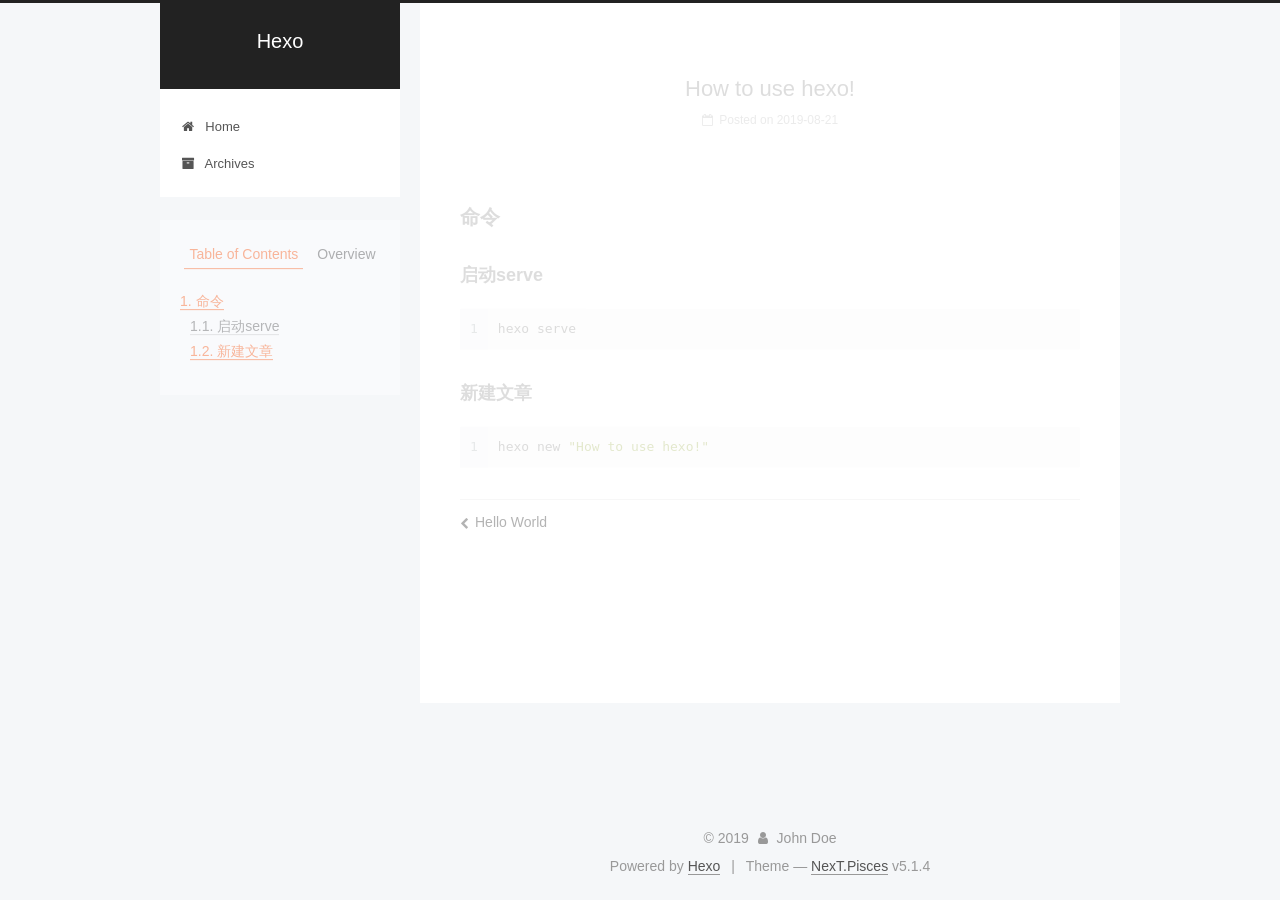
<file: 2019/08/21/How-to-use-hexo/index.html>
<!DOCTYPE html>



  


<html class="theme-next pisces use-motion" lang="en">
<head><meta name="generator" content="Hexo 3.9.0">
  <meta charset="UTF-8">
<meta http-equiv="X-UA-Compatible" content="IE=edge">
<meta name="viewport" content="width=device-width, initial-scale=1, maximum-scale=1">
<meta name="theme-color" content="#222">









<meta http-equiv="Cache-Control" content="no-transform">
<meta http-equiv="Cache-Control" content="no-siteapp">
















  
  
  <link href="/lib/fancybox/source/jquery.fancybox.css?v=2.1.5" rel="stylesheet" type="text/css">







<link href="/lib/font-awesome/css/font-awesome.min.css?v=4.6.2" rel="stylesheet" type="text/css">

<link href="/css/main.css?v=5.1.4" rel="stylesheet" type="text/css">


  <link rel="apple-touch-icon" sizes="180x180" href="/images/apple-touch-icon-next.png?v=5.1.4">


  <link rel="icon" type="image/png" sizes="32x32" href="/images/favicon-32x32-next.png?v=5.1.4">


  <link rel="icon" type="image/png" sizes="16x16" href="/images/favicon-16x16-next.png?v=5.1.4">


  <link rel="mask-icon" href="/images/logo.svg?v=5.1.4" color="#222">





  <meta name="keywords" content="Hexo, NexT">










<meta name="description" content="命令启动serve1hexo serve  新建文章1hexo new &quot;How to use hexo!&quot;">
<meta property="og:type" content="article">
<meta property="og:title" content="How to use hexo!">
<meta property="og:url" content="http://yoursite.com/2019/08/21/How-to-use-hexo/index.html">
<meta property="og:site_name" content="Hexo">
<meta property="og:description" content="命令启动serve1hexo serve  新建文章1hexo new &quot;How to use hexo!&quot;">
<meta property="og:locale" content="en">
<meta property="og:updated_time" content="2019-08-21T09:22:51.701Z">
<meta name="twitter:card" content="summary">
<meta name="twitter:title" content="How to use hexo!">
<meta name="twitter:description" content="命令启动serve1hexo serve  新建文章1hexo new &quot;How to use hexo!&quot;">



<script type="text/javascript" id="hexo.configurations">
  var NexT = window.NexT || {};
  var CONFIG = {
    root: '/',
    scheme: 'Pisces',
    version: '5.1.4',
    sidebar: {"position":"left","display":"post","offset":12,"b2t":false,"scrollpercent":false,"onmobile":false},
    fancybox: true,
    tabs: true,
    motion: {"enable":true,"async":false,"transition":{"post_block":"fadeIn","post_header":"slideDownIn","post_body":"slideDownIn","coll_header":"slideLeftIn","sidebar":"slideUpIn"}},
    duoshuo: {
      userId: '0',
      author: 'Author'
    },
    algolia: {
      applicationID: '',
      apiKey: '',
      indexName: '',
      hits: {"per_page":10},
      labels: {"input_placeholder":"Search for Posts","hits_empty":"We didn't find any results for the search: ${query}","hits_stats":"${hits} results found in ${time} ms"}
    }
  };
</script>



  <link rel="canonical" href="http://yoursite.com/2019/08/21/How-to-use-hexo/">





  <title>How to use hexo! | Hexo</title>
  








</head>

<body itemscope itemtype="http://schema.org/WebPage" lang="en">

  
  
    
  

  <div class="container sidebar-position-left page-post-detail">
    <div class="headband"></div>

    <header id="header" class="header" itemscope itemtype="http://schema.org/WPHeader">
      <div class="header-inner"><div class="site-brand-wrapper">
  <div class="site-meta ">
    

    <div class="custom-logo-site-title">
      <a href="/" class="brand" rel="start">
        <span class="logo-line-before"><i></i></span>
        <span class="site-title">Hexo</span>
        <span class="logo-line-after"><i></i></span>
      </a>
    </div>
      
        <p class="site-subtitle"></p>
      
  </div>

  <div class="site-nav-toggle">
    <button>
      <span class="btn-bar"></span>
      <span class="btn-bar"></span>
      <span class="btn-bar"></span>
    </button>
  </div>
</div>

<nav class="site-nav">
  

  
    <ul id="menu" class="menu">
      
        
        <li class="menu-item menu-item-home">
          <a href="/" rel="section">
            
              <i class="menu-item-icon fa fa-fw fa-home"></i> <br>
            
            Home
          </a>
        </li>
      
        
        <li class="menu-item menu-item-archives">
          <a href="/archives/" rel="section">
            
              <i class="menu-item-icon fa fa-fw fa-archive"></i> <br>
            
            Archives
          </a>
        </li>
      

      
    </ul>
  

  
</nav>



 </div>
    </header>

    <main id="main" class="main">
      <div class="main-inner">
        <div class="content-wrap">
          <div id="content" class="content">
            

  <div id="posts" class="posts-expand">
    

  

  
  
  

  <article class="post post-type-normal" itemscope itemtype="http://schema.org/Article">
  
  
  
  <div class="post-block">
    <link itemprop="mainEntityOfPage" href="http://yoursite.com/2019/08/21/How-to-use-hexo/">

    <span hidden itemprop="author" itemscope itemtype="http://schema.org/Person">
      <meta itemprop="name" content="John Doe">
      <meta itemprop="description" content>
      <meta itemprop="image" content="/images/avatar.gif">
    </span>

    <span hidden itemprop="publisher" itemscope itemtype="http://schema.org/Organization">
      <meta itemprop="name" content="Hexo">
    </span>

    
      <header class="post-header">

        
        
          <h1 class="post-title" itemprop="name headline">How to use hexo!</h1>
        

        <div class="post-meta">
          <span class="post-time">
            
              <span class="post-meta-item-icon">
                <i class="fa fa-calendar-o"></i>
              </span>
              
                <span class="post-meta-item-text">Posted on</span>
              
              <time title="Post created" itemprop="dateCreated datePublished" datetime="2019-08-21T17:16:29+08:00">
                2019-08-21
              </time>
            

            

            
          </span>

          

          
            
          

          
          

          

          

          

        </div>
      </header>
    

    
    
    
    <div class="post-body" itemprop="articleBody">

      
      

      
        <h2 id="命令"><a href="#命令" class="headerlink" title="命令"></a>命令</h2><h3 id="启动serve"><a href="#启动serve" class="headerlink" title="启动serve"></a>启动serve</h3><figure class="highlight bash"><table><tr><td class="gutter"><pre><span class="line">1</span><br></pre></td><td class="code"><pre><span class="line">hexo serve</span><br></pre></td></tr></table></figure>

<h3 id="新建文章"><a href="#新建文章" class="headerlink" title="新建文章"></a>新建文章</h3><figure class="highlight bash"><table><tr><td class="gutter"><pre><span class="line">1</span><br></pre></td><td class="code"><pre><span class="line">hexo new <span class="string">"How to use hexo!"</span></span><br></pre></td></tr></table></figure>


      
    </div>
    
    
    

    

    

    

    <footer class="post-footer">
      

      
      
      

      
        <div class="post-nav">
          <div class="post-nav-next post-nav-item">
            
              <a href="/2019/08/21/hello-world/" rel="next" title="Hello World">
                <i class="fa fa-chevron-left"></i> Hello World
              </a>
            
          </div>

          <span class="post-nav-divider"></span>

          <div class="post-nav-prev post-nav-item">
            
          </div>
        </div>
      

      
      
    </footer>
  </div>
  
  
  
  </article>



    <div class="post-spread">
      
    </div>
  </div>


          </div>
          


          

  



        </div>
        
          
  
  <div class="sidebar-toggle">
    <div class="sidebar-toggle-line-wrap">
      <span class="sidebar-toggle-line sidebar-toggle-line-first"></span>
      <span class="sidebar-toggle-line sidebar-toggle-line-middle"></span>
      <span class="sidebar-toggle-line sidebar-toggle-line-last"></span>
    </div>
  </div>

  <aside id="sidebar" class="sidebar">
    
    <div class="sidebar-inner">

      

      
        <ul class="sidebar-nav motion-element">
          <li class="sidebar-nav-toc sidebar-nav-active" data-target="post-toc-wrap">
            Table of Contents
          </li>
          <li class="sidebar-nav-overview" data-target="site-overview-wrap">
            Overview
          </li>
        </ul>
      

      <section class="site-overview-wrap sidebar-panel">
        <div class="site-overview">
          <div class="site-author motion-element" itemprop="author" itemscope itemtype="http://schema.org/Person">
            
              <p class="site-author-name" itemprop="name">John Doe</p>
              <p class="site-description motion-element" itemprop="description"></p>
          </div>

          <nav class="site-state motion-element">

            
              <div class="site-state-item site-state-posts">
              
                <a href="/archives/">
              
                  <span class="site-state-item-count">2</span>
                  <span class="site-state-item-name">posts</span>
                </a>
              </div>
            

            

            

          </nav>

          

          

          
          

          
          

          

        </div>
      </section>

      
      <!--noindex-->
        <section class="post-toc-wrap motion-element sidebar-panel sidebar-panel-active">
          <div class="post-toc">

            
              
            

            
              <div class="post-toc-content"><ol class="nav"><li class="nav-item nav-level-2"><a class="nav-link" href="#命令"><span class="nav-number">1.</span> <span class="nav-text">命令</span></a><ol class="nav-child"><li class="nav-item nav-level-3"><a class="nav-link" href="#启动serve"><span class="nav-number">1.1.</span> <span class="nav-text">启动serve</span></a></li><li class="nav-item nav-level-3"><a class="nav-link" href="#新建文章"><span class="nav-number">1.2.</span> <span class="nav-text">新建文章</span></a></li></ol></li></ol></div>
            

          </div>
        </section>
      <!--/noindex-->
      

      

    </div>
  </aside>


        
      </div>
    </main>

    <footer id="footer" class="footer">
      <div class="footer-inner">
        <div class="copyright">&copy; <span itemprop="copyrightYear">2019</span>
  <span class="with-love">
    <i class="fa fa-user"></i>
  </span>
  <span class="author" itemprop="copyrightHolder">John Doe</span>

  
</div>


  <div class="powered-by">Powered by <a class="theme-link" target="_blank" href="https://hexo.io">Hexo</a></div>



  <span class="post-meta-divider">|</span>



  <div class="theme-info">Theme &mdash; <a class="theme-link" target="_blank" href="https://github.com/iissnan/hexo-theme-next">NexT.Pisces</a> v5.1.4</div>




        







        
      </div>
    </footer>

    
      <div class="back-to-top">
        <i class="fa fa-arrow-up"></i>
        
      </div>
    

    

  </div>

  

<script type="text/javascript">
  if (Object.prototype.toString.call(window.Promise) !== '[object Function]') {
    window.Promise = null;
  }
</script>









  












  
  
    <script type="text/javascript" src="/lib/jquery/index.js?v=2.1.3"></script>
  

  
  
    <script type="text/javascript" src="/lib/fastclick/lib/fastclick.min.js?v=1.0.6"></script>
  

  
  
    <script type="text/javascript" src="/lib/jquery_lazyload/jquery.lazyload.js?v=1.9.7"></script>
  

  
  
    <script type="text/javascript" src="/lib/velocity/velocity.min.js?v=1.2.1"></script>
  

  
  
    <script type="text/javascript" src="/lib/velocity/velocity.ui.min.js?v=1.2.1"></script>
  

  
  
    <script type="text/javascript" src="/lib/fancybox/source/jquery.fancybox.pack.js?v=2.1.5"></script>
  


  


  <script type="text/javascript" src="/js/src/utils.js?v=5.1.4"></script>

  <script type="text/javascript" src="/js/src/motion.js?v=5.1.4"></script>



  
  


  <script type="text/javascript" src="/js/src/affix.js?v=5.1.4"></script>

  <script type="text/javascript" src="/js/src/schemes/pisces.js?v=5.1.4"></script>



  
  <script type="text/javascript" src="/js/src/scrollspy.js?v=5.1.4"></script>
<script type="text/javascript" src="/js/src/post-details.js?v=5.1.4"></script>



  


  <script type="text/javascript" src="/js/src/bootstrap.js?v=5.1.4"></script>



  


  




	





  





  












  





  

  

  

  
  

  

  

  

</body>
</html>
</file>
<file: css/main.css>
/* normalize.css v3.0.2 | MIT License | git.io/normalize */
html {
  font-family: sans-serif; /* 1 */
  -ms-text-size-adjust: 100%; /* 2 */
  -webkit-text-size-adjust: 100%; /* 2 */
}
body {
  margin: 0;
}
article,
aside,
details,
figcaption,
figure,
footer,
header,
hgroup,
main,
menu,
nav,
section,
summary {
  display: block;
}
audio,
canvas,
progress,
video {
  display: inline-block; /* 1 */
  vertical-align: baseline; /* 2 */
}
audio:not([controls]) {
  display: none;
  height: 0;
}
[hidden],
template {
  display: none;
}
a {
  background-color: transparent;
}
a:active,
a:hover {
  outline: 0;
}
abbr[title] {
  border-bottom: 1px dotted;
}
b,
strong {
  font-weight: bold;
}
dfn {
  font-style: italic;
}
h1 {
  font-size: 2em;
  margin: 0.67em 0;
}
mark {
  background: #ff0;
  color: #000;
}
small {
  font-size: 80%;
}
sub,
sup {
  font-size: 75%;
  line-height: 0;
  position: relative;
  vertical-align: baseline;
}
sup {
  top: -0.5em;
}
sub {
  bottom: -0.25em;
}
img {
  border: 0;
}
svg:not(:root) {
  overflow: hidden;
}
figure {
  margin: 1em 40px;
}
hr {
  -moz-box-sizing: content-box;
  box-sizing: content-box;
  height: 0;
}
pre {
  overflow: auto;
}
code,
kbd,
pre,
samp {
  font-family: monospace, monospace;
  font-size: 1em;
}
button,
input,
optgroup,
select,
textarea {
  color: inherit; /* 1 */
  font: inherit; /* 2 */
  margin: 0; /* 3 */
}
button {
  overflow: visible;
}
button,
select {
  text-transform: none;
}
button,
html input[type="button"],
input[type="reset"],
input[type="submit"] {
  -webkit-appearance: button; /* 2 */
  cursor: pointer; /* 3 */
}
button[disabled],
html input[disabled] {
  cursor: default;
}
button::-moz-focus-inner,
input::-moz-focus-inner {
  border: 0;
  padding: 0;
}
input {
  line-height: normal;
}
input[type="checkbox"],
input[type="radio"] {
  box-sizing: border-box; /* 1 */
  padding: 0; /* 2 */
}
input[type="number"]::-webkit-inner-spin-button,
input[type="number"]::-webkit-outer-spin-button {
  height: auto;
}
input[type="search"] {
  -webkit-appearance: textfield; /* 1 */
  -moz-box-sizing: content-box;
  -webkit-box-sizing: content-box; /* 2 */
  box-sizing: content-box;
}
input[type="search"]::-webkit-search-cancel-button,
input[type="search"]::-webkit-search-decoration {
  -webkit-appearance: none;
}
fieldset {
  border: 1px solid #c0c0c0;
  margin: 0 2px;
  padding: 0.35em 0.625em 0.75em;
}
legend {
  border: 0; /* 1 */
  padding: 0; /* 2 */
}
textarea {
  overflow: auto;
}
optgroup {
  font-weight: bold;
}
table {
  border-collapse: collapse;
  border-spacing: 0;
}
td,
th {
  padding: 0;
}
::selection {
  background: #262a30;
  color: #fff;
}
body {
  position: relative;
  font-family: 'Lato', "PingFang SC", "Microsoft YaHei", sans-serif;
  font-size: 14px;
  line-height: 2;
  color: #555;
  background: #f5f7f9;
}
@media (max-width: 767px) {
  body {
    padding-right: 0 !important;
  }
}
@media (min-width: 768px) and (max-width: 991px) {
  body {
    padding-right: 0 !important;
  }
}
@media (min-width: 1600px) {
  body {
    font-size: 16px;
  }
}
h1,
h2,
h3,
h4,
h5,
h6 {
  margin: 0;
  padding: 0;
  font-weight: bold;
  line-height: 1.5;
  font-family: 'Lato', "PingFang SC", "Microsoft YaHei", sans-serif;
}
h2,
h3,
h4,
h5,
h6 {
  margin: 20px 0 15px;
}
h1 {
  font-size: 22px;
}
@media (max-width: 767px) {
  h1 {
    font-size: 18px;
  }
}
h2 {
  font-size: 20px;
}
@media (max-width: 767px) {
  h2 {
    font-size: 16px;
  }
}
h3 {
  font-size: 18px;
}
@media (max-width: 767px) {
  h3 {
    font-size: 14px;
  }
}
h4 {
  font-size: 16px;
}
@media (max-width: 767px) {
  h4 {
    font-size: 12px;
  }
}
h5 {
  font-size: 14px;
}
@media (max-width: 767px) {
  h5 {
    font-size: 10px;
  }
}
h6 {
  font-size: 12px;
}
@media (max-width: 767px) {
  h6 {
    font-size: 8px;
  }
}
p {
  margin: 0 0 20px 0;
}
a {
  color: #555;
  text-decoration: none;
  outline: none;
  border-bottom: 1px solid #999;
  word-wrap: break-word;
}
a:hover {
  color: #222;
  border-bottom-color: #222;
}
blockquote {
  margin: 0;
  padding: 0;
}
img {
  display: block;
  margin: auto;
  max-width: 100%;
  height: auto;
}
hr {
  margin: 40px 0;
  height: 3px;
  border: none;
  background-color: #ddd;
  background-image: repeating-linear-gradient(-45deg, #fff, #fff 4px, transparent 4px, transparent 8px);
}
blockquote {
  padding: 0 15px;
  color: #666;
  border-left: 4px solid #ddd;
}
blockquote cite::before {
  content: "-";
  padding: 0 5px;
}
dt {
  font-weight: 700;
}
dd {
  margin: 0;
  padding: 0;
}
kbd {
  border: 1px solid #ccc;
  border-radius: 0.2em;
  box-shadow: 0.1em 0.1em 0.2em rgba(0,0,0,0.1);
  background-color: #f9f9f9;
  font-family: inherit;
  background-image: -webkit-linear-gradient(top, #eee, #fff, #eee);
  padding: 0.1em 0.3em;
  white-space: nowrap;
}
.text-left {
  text-align: left;
}
.text-center {
  text-align: center;
}
.text-right {
  text-align: right;
}
.text-justify {
  text-align: justify;
}
.text-nowrap {
  white-space: nowrap;
}
.text-lowercase {
  text-transform: lowercase;
}
.text-uppercase {
  text-transform: uppercase;
}
.text-capitalize {
  text-transform: capitalize;
}
.center-block {
  display: block;
  margin-left: auto;
  margin-right: auto;
}
.clearfix:before,
.clearfix:after {
  content: " ";
  display: table;
}
.clearfix:after {
  clear: both;
}
.pullquote {
  width: 45%;
}
.pullquote.left {
  float: left;
  margin-left: 5px;
  margin-right: 10px;
}
.pullquote.right {
  float: right;
  margin-left: 10px;
  margin-right: 5px;
}
.affix.affix.affix {
  position: fixed;
}
.translation {
  margin-top: -20px;
  font-size: 14px;
  color: #999;
}
.scrollbar-measure {
  width: 100px;
  height: 100px;
  overflow: scroll;
  position: absolute;
  top: -9999px;
}
.use-motion .motion-element {
  opacity: 0;
}
table {
  margin: 20px 0;
  width: 100%;
  border-collapse: collapse;
  border-spacing: 0;
  border: 1px solid #ddd;
  font-size: 14px;
  table-layout: fixed;
  word-wrap: break-all;
}
table>tbody>tr:nth-of-type(odd) {
  background-color: #f9f9f9;
}
table>tbody>tr:hover {
  background-color: #f5f5f5;
}
caption,
th,
td {
  padding: 8px;
  text-align: left;
  vertical-align: middle;
  font-weight: normal;
}
th,
td {
  border-bottom: 3px solid #ddd;
  border-right: 1px solid #eee;
}
th {
  padding-bottom: 10px;
  font-weight: 700;
}
td {
  border-bottom-width: 1px;
}
html,
body {
  height: 100%;
}
.container {
  position: relative;
  min-height: 100%;
}
.header-inner {
  margin: 0 auto;
  padding: 100px 0 70px;
  width: 700px;
}
@media (min-width: 1600px) {
  .container .header-inner {
    width: 900px;
  }
}
.main {
  padding-bottom: 150px;
}
.main-inner {
  margin: 0 auto;
  width: 700px;
}
@media (min-width: 1600px) {
  .container .main-inner {
    width: 900px;
  }
}
.footer {
  position: absolute;
  left: 0;
  bottom: 0;
  width: 100%;
  min-height: 50px;
}
.footer-inner {
  box-sizing: border-box;
  margin: 20px auto;
  width: 700px;
}
@media (min-width: 1600px) {
  .container .footer-inner {
    width: 900px;
  }
}
pre,
.highlight {
  overflow: auto;
  margin: 20px 0;
  padding: 0;
  font-size: 13px;
  color: #4d4d4c;
  background: #f7f7f7;
  line-height: 1.6;
}
pre,
code {
  font-family: consolas, Menlo, "PingFang SC", "Microsoft YaHei", monospace;
}
code {
  padding: 2px 4px;
  word-wrap: break-word;
  color: #555;
  background: #eee;
  border-radius: 3px;
  font-size: 13px;
}
pre {
  padding: 10px;
}
pre code {
  padding: 0;
  color: #4d4d4c;
  background: none;
  text-shadow: none;
}
.highlight {
  border-radius: 1px;
}
.highlight pre {
  border: none;
  margin: 0;
  padding: 10px 0;
}
.highlight table {
  margin: 0;
  width: auto;
  border: none;
}
.highlight td {
  border: none;
  padding: 0;
}
.highlight figcaption {
  font-size: 1em;
  color: #4d4d4c;
  line-height: 1em;
  margin-bottom: 1em;
}
.highlight figcaption:before,
.highlight figcaption:after {
  content: " ";
  display: table;
}
.highlight figcaption:after {
  clear: both;
}
.highlight figcaption a {
  float: right;
  color: #4d4d4c;
}
.highlight figcaption a:hover {
  border-bottom-color: #4d4d4c;
}
.highlight .gutter pre {
  padding-left: 10px;
  padding-right: 10px;
  color: #869194;
  text-align: right;
  background-color: #eff2f3;
}
.highlight .code pre {
  width: 100%;
  padding-left: 10px;
  padding-right: 10px;
  background-color: #f7f7f7;
}
.highlight .line {
  height: 20px;
}
.gutter {
  -webkit-user-select: none;
  -moz-user-select: none;
  -ms-user-select: none;
  user-select: none;
}
.gist table {
  width: auto;
}
.gist table td {
  border: none;
}
pre .deletion {
  background: #fdd;
}
pre .addition {
  background: #dfd;
}
pre .meta {
  color: #8959a8;
}
pre .comment {
  color: #8e908c;
}
pre .variable,
pre .attribute,
pre .tag,
pre .regexp,
pre .ruby .constant,
pre .xml .tag .title,
pre .xml .pi,
pre .xml .doctype,
pre .html .doctype,
pre .css .id,
pre .css .class,
pre .css .pseudo {
  color: #c82829;
}
pre .number,
pre .preprocessor,
pre .built_in,
pre .literal,
pre .params,
pre .constant,
pre .command {
  color: #f5871f;
}
pre .ruby .class .title,
pre .css .rules .attribute,
pre .string,
pre .value,
pre .inheritance,
pre .header,
pre .ruby .symbol,
pre .xml .cdata,
pre .special,
pre .number,
pre .formula {
  color: #718c00;
}
pre .title,
pre .css .hexcolor {
  color: #3e999f;
}
pre .function,
pre .python .decorator,
pre .python .title,
pre .ruby .function .title,
pre .ruby .title .keyword,
pre .perl .sub,
pre .javascript .title,
pre .coffeescript .title {
  color: #4271ae;
}
pre .keyword,
pre .javascript .function {
  color: #8959a8;
}
.full-image.full-image.full-image.full-image {
  border: none;
  max-width: 100%;
  width: auto;
  margin: 20px auto 25px;
}
@media (min-width: 992px) {
  .full-image.full-image.full-image.full-image {
    max-width: none;
    width: 118%;
    margin: 0 -9%;
  }
}
.blockquote-center,
.page-home .post-type-quote blockquote,
.page-post-detail .post-type-quote blockquote {
  position: relative;
  margin: 40px 0;
  padding: 0;
  border-left: none;
  text-align: center;
}
.blockquote-center::before,
.page-home .post-type-quote blockquote::before,
.page-post-detail .post-type-quote blockquote::before,
.blockquote-center::after,
.page-home .post-type-quote blockquote::after,
.page-post-detail .post-type-quote blockquote::after {
  position: absolute;
  content: ' ';
  display: block;
  width: 100%;
  height: 24px;
  opacity: 0.2;
  background-repeat: no-repeat;
  background-position: 0 -6px;
  background-size: 22px 22px;
}
.blockquote-center::before,
.page-home .post-type-quote blockquote::before,
.page-post-detail .post-type-quote blockquote::before {
  top: -20px;
  background-image: url("../images/quote-l.svg");
  border-top: 1px solid #ccc;
}
.blockquote-center::after,
.page-home .post-type-quote blockquote::after,
.page-post-detail .post-type-quote blockquote::after {
  bottom: -20px;
  background-image: url("../images/quote-r.svg");
  border-bottom: 1px solid #ccc;
  background-position: 100% 8px;
}
.blockquote-center p,
.page-home .post-type-quote blockquote p,
.page-post-detail .post-type-quote blockquote p,
.blockquote-center div,
.page-home .post-type-quote blockquote div,
.page-post-detail .post-type-quote blockquote div {
  text-align: center;
}
.post .post-body .group-picture img {
  box-sizing: border-box;
  padding: 0 3px;
  border: none;
}
.post .group-picture-row {
  overflow: hidden;
  margin-top: 6px;
}
.post .group-picture-row:first-child {
  margin-top: 0;
}
.post .group-picture-column {
  float: left;
}
.page-post-detail .post-body .group-picture-column {
  float: none;
  margin-top: 10px;
  width: auto !important;
}
.page-post-detail .post-body .group-picture-column img {
  margin: 0 auto;
}
.page-archive .group-picture-container {
  overflow: hidden;
}
.page-archive .group-picture-row {
  float: left;
}
.page-archive .group-picture-row:first-child {
  margin-top: 6px;
}
.page-archive .group-picture-column {
  max-width: 150px;
  max-height: 150px;
}
.post-body .note {
  position: relative;
  padding: 15px;
  margin-bottom: 20px;
  border: 1px solid #eee;
  border-left-width: 5px;
  border-radius: 3px;
}
.post-body .note h2,
.post-body .note h3,
.post-body .note h4,
.post-body .note h5,
.post-body .note h6 {
  margin-top: 0;
  margin-bottom: 0;
  border-bottom: initial;
  padding-top: 0 !important;
}
.post-body .note p:first-child,
.post-body .note ul:first-child,
.post-body .note ol:first-child,
.post-body .note table:first-child,
.post-body .note pre:first-child,
.post-body .note blockquote:first-child {
  margin-top: 0;
}
.post-body .note p:last-child,
.post-body .note ul:last-child,
.post-body .note ol:last-child,
.post-body .note table:last-child,
.post-body .note pre:last-child,
.post-body .note blockquote:last-child {
  margin-bottom: 0;
}
.post-body .note.default {
  border-left-color: #777;
}
.post-body .note.default h2,
.post-body .note.default h3,
.post-body .note.default h4,
.post-body .note.default h5,
.post-body .note.default h6 {
  color: #777;
}
.post-body .note.primary {
  border-left-color: #6f42c1;
}
.post-body .note.primary h2,
.post-body .note.primary h3,
.post-body .note.primary h4,
.post-body .note.primary h5,
.post-body .note.primary h6 {
  color: #6f42c1;
}
.post-body .note.info {
  border-left-color: #428bca;
}
.post-body .note.info h2,
.post-body .note.info h3,
.post-body .note.info h4,
.post-body .note.info h5,
.post-body .note.info h6 {
  color: #428bca;
}
.post-body .note.success {
  border-left-color: #5cb85c;
}
.post-body .note.success h2,
.post-body .note.success h3,
.post-body .note.success h4,
.post-body .note.success h5,
.post-body .note.success h6 {
  color: #5cb85c;
}
.post-body .note.warning {
  border-left-color: #f0ad4e;
}
.post-body .note.warning h2,
.post-body .note.warning h3,
.post-body .note.warning h4,
.post-body .note.warning h5,
.post-body .note.warning h6 {
  color: #f0ad4e;
}
.post-body .note.danger {
  border-left-color: #d9534f;
}
.post-body .note.danger h2,
.post-body .note.danger h3,
.post-body .note.danger h4,
.post-body .note.danger h5,
.post-body .note.danger h6 {
  color: #d9534f;
}
.post-body .label {
  display: inline;
  padding: 0 2px;
  white-space: nowrap;
}
.post-body .label.default {
  background-color: #f0f0f0;
}
.post-body .label.primary {
  background-color: #efe6f7;
}
.post-body .label.info {
  background-color: #e5f2f8;
}
.post-body .label.success {
  background-color: #e7f4e9;
}
.post-body .label.warning {
  background-color: #fcf6e1;
}
.post-body .label.danger {
  background-color: #fae8eb;
}
.post-body .tabs {
  position: relative;
  display: block;
  margin-bottom: 20px;
  padding-top: 10px;
}
.post-body .tabs ul.nav-tabs {
  margin: 0;
  padding: 0;
  display: flex;
  margin-bottom: -1px;
}
@media (max-width: 413px) {
  .post-body .tabs ul.nav-tabs {
    display: block;
    margin-bottom: 5px;
  }
}
.post-body .tabs ul.nav-tabs li.tab {
  list-style-type: none !important;
  margin: 0 0.25em 0 0;
  border-top: 3px solid transparent;
  border-left: 1px solid transparent;
  border-right: 1px solid transparent;
}
@media (max-width: 413px) {
  .post-body .tabs ul.nav-tabs li.tab {
    margin: initial;
    border-top: 1px solid transparent;
    border-left: 3px solid transparent;
    border-right: 1px solid transparent;
    border-bottom: 1px solid transparent;
  }
}
.post-body .tabs ul.nav-tabs li.tab a {
  outline: 0;
  border-bottom: initial;
  display: block;
  line-height: 1.8em;
  padding: 0.25em 0.75em;
  transition-duration: 0.2s;
  transition-timing-function: ease-out;
  transition-delay: 0s;
}
.post-body .tabs ul.nav-tabs li.tab a i {
  width: 1.285714285714286em;
}
.post-body .tabs ul.nav-tabs li.tab.active {
  border-top: 3px solid #fc6423;
  border-left: 1px solid #ddd;
  border-right: 1px solid #ddd;
  background-color: #fff;
}
@media (max-width: 413px) {
  .post-body .tabs ul.nav-tabs li.tab.active {
    border-top: 1px solid #ddd;
    border-left: 3px solid #fc6423;
    border-right: 1px solid #ddd;
    border-bottom: 1px solid #ddd;
  }
}
.post-body .tabs ul.nav-tabs li.tab.active a {
  cursor: default;
  color: #555;
}
.post-body .tabs .tab-content {
  background-color: #fff;
}
.post-body .tabs .tab-content .tab-pane {
  border: 1px solid #ddd;
  padding: 20px 20px 0 20px;
}
.post-body .tabs .tab-content .tab-pane:not(.active) {
  display: none !important;
}
.post-body .tabs .tab-content .tab-pane.active {
  display: block !important;
}
.btn {
  display: inline-block;
  padding: 0 20px;
  font-size: 14px;
  color: #555;
  background: #fff;
  border: 2px solid #555;
  text-decoration: none;
  border-radius: 2px;
  transition-property: background-color;
  transition-duration: 0.2s;
  transition-timing-function: ease-in-out;
  transition-delay: 0s;
  line-height: 2;
}
.btn:hover {
  border-color: #222;
  color: #fff;
  background: #222;
}
.btn +.btn {
  margin: 0 0 8px 8px;
}
.btn .fa-fw {
  width: 1.285714285714286em;
  text-align: left;
}
.btn-bar {
  display: block;
  width: 22px;
  height: 2px;
  background: #555;
  border-radius: 1px;
}
.btn-bar+.btn-bar {
  margin-top: 4px;
}
.pagination {
  margin: 120px 0 40px;
  text-align: center;
  border-top: 1px solid #eee;
}
.page-number-basic,
.pagination .prev,
.pagination .next,
.pagination .page-number,
.pagination .space {
  display: inline-block;
  position: relative;
  top: -1px;
  margin: 0 10px;
  padding: 0 11px;
}
@media (max-width: 767px) {
  .page-number-basic,
  .pagination .prev,
  .pagination .next,
  .pagination .page-number,
  .pagination .space {
    margin: 0 5px;
  }
}
.pagination .prev,
.pagination .next,
.pagination .page-number {
  border-bottom: 0;
  border-top: 1px solid #eee;
  transition-property: border-color;
  transition-duration: 0.2s;
  transition-timing-function: ease-in-out;
  transition-delay: 0s;
}
.pagination .prev:hover,
.pagination .next:hover,
.pagination .page-number:hover {
  border-top-color: #222;
}
.pagination .space {
  padding: 0;
  margin: 0;
}
.pagination .prev {
  margin-left: 0;
}
.pagination .next {
  margin-right: 0;
}
.pagination .page-number.current {
  color: #fff;
  background: #ccc;
  border-top-color: #ccc;
}
@media (max-width: 767px) {
  .pagination {
    border-top: none;
  }
  .pagination .prev,
  .pagination .next,
  .pagination .page-number {
    margin-bottom: 10px;
    border-top: 0;
    border-bottom: 1px solid #eee;
    padding: 0 10px;
  }
  .pagination .prev:hover,
  .pagination .next:hover,
  .pagination .page-number:hover {
    border-bottom-color: #222;
  }
}
.comments {
  margin: 60px 20px 0;
}
.tag-cloud {
  text-align: center;
}
.tag-cloud a {
  display: inline-block;
  margin: 10px;
}
.back-to-top {
  box-sizing: border-box;
  position: fixed;
  bottom: -100px;
  right: 30px;
  z-index: 1050;
  padding: 0 6px;
  width: 24px;
  background: #222;
  font-size: 12px;
  opacity: 0.6;
  color: #fff;
  cursor: pointer;
  text-align: center;
  -webkit-transform: translateZ(0);
  transition-property: bottom;
  transition-duration: 0.2s;
  transition-timing-function: ease-in-out;
  transition-delay: 0s;
}
@media (min-width: 768px) and (max-width: 991px) {
  .back-to-top {
    display: none !important;
  }
}
@media (max-width: 767px) {
  .back-to-top {
    display: none !important;
  }
}
.back-to-top.back-to-top-on {
  bottom: 30px;
}
.header {
  background: transparent;
}
.header-inner {
  position: relative;
}
.headband {
  height: 3px;
  background: #222;
}
.site-meta {
  margin: 0;
  text-align: center;
}
@media (max-width: 767px) {
  .site-meta {
    text-align: center;
  }
}
.brand {
  position: relative;
  display: inline-block;
  padding: 0 40px;
  color: #fff;
  background: #222;
  border-bottom: none;
}
.brand:hover {
  color: #fff;
}
.logo {
  display: inline-block;
  margin-right: 5px;
  line-height: 36px;
  vertical-align: top;
}
.site-title {
  display: inline-block;
  vertical-align: top;
  line-height: 36px;
  font-size: 20px;
  font-weight: normal;
  font-family: 'Lato', "PingFang SC", "Microsoft YaHei", sans-serif;
}
.site-subtitle {
  margin-top: 10px;
  font-size: 13px;
  color: #ddd;
}
.use-motion .brand {
  opacity: 0;
}
.use-motion .logo,
.use-motion .site-title,
.use-motion .site-subtitle {
  opacity: 0;
  position: relative;
  top: -10px;
}
.site-nav-toggle {
  display: none;
  position: absolute;
  top: 10px;
  left: 10px;
}
@media (max-width: 767px) {
  .site-nav-toggle {
    display: block;
  }
}
.site-nav-toggle button {
  margin-top: 2px;
  padding: 9px 10px;
  background: transparent;
  border: none;
}
@media (max-width: 767px) {
  .site-nav {
    display: none;
    margin: 0 -10px;
    padding: 0 10px;
    clear: both;
    border-top: 1px solid #ddd;
  }
}
@media (min-width: 768px) and (max-width: 991px) {
  .site-nav {
    display: block !important;
  }
}
@media (min-width: 992px) {
  .site-nav {
    display: block !important;
  }
}
.menu {
  margin-top: 20px;
  padding-left: 0;
  text-align: center;
}
.menu .menu-item {
  display: inline-block;
  margin: 0 10px;
  list-style: none;
}
@media screen and (max-width: 767px) {
  .menu .menu-item {
    margin-top: 10px;
  }
}
.menu .menu-item a {
  display: block;
  font-size: 13px;
  line-height: inherit;
  border-bottom: 1px solid transparent;
  transition-property: border-color;
  transition-duration: 0.2s;
  transition-timing-function: ease-in-out;
  transition-delay: 0s;
}
.menu .menu-item a:hover,
.menu-item-active a {
  border-bottom-color: #222;
}
.menu .menu-item .fa {
  margin-right: 5px;
}
.use-motion .menu-item {
  opacity: 0;
}
.post-body {
  font-family: 'Lato', "PingFang SC", "Microsoft YaHei", sans-serif;
}
@media (max-width: 767px) {
  .post-body {
    word-break: break-word;
  }
}
.post-body .fancybox img {
  display: block !important;
  margin: 0 auto;
  cursor: pointer;
  cursor: zoom-in;
  cursor: -webkit-zoom-in;
}
.post-body .image-caption,
.post-body .figure .caption {
  margin: -20px auto 15px;
  text-align: center;
  font-size: 14px;
  color: #999;
  font-weight: bold;
  line-height: 1;
}
.post-sticky-flag {
  display: inline-block;
  font-size: 16px;
  -ms-transform: rotate(30deg);
  -webkit-transform: rotate(30deg);
  -moz-transform: rotate(30deg);
  -ms-transform: rotate(30deg);
  -o-transform: rotate(30deg);
  transform: rotate(30deg);
}
.use-motion .post-block,
.use-motion .pagination,
.use-motion .comments {
  opacity: 0;
}
.use-motion .post-header {
  opacity: 0;
}
.use-motion .post-body {
  opacity: 0;
}
.use-motion .collection-title {
  opacity: 0;
}
.posts-expand {
  padding-top: 40px;
}
@media (max-width: 767px) {
  .posts-expand {
    margin: 0 20px;
  }
  .post-body pre .gutter pre {
    padding-right: 10px;
  }
  .post-body .highlight {
    margin-left: 0px;
    margin-right: 0px;
    padding: 0;
  }
  .post-body .highlight .gutter pre {
    padding-right: 10px;
  }
}
@media (min-width: 992px) {
  .posts-expand .post-body {
    text-align: justify;
  }
}
.posts-expand .post-body h2,
.posts-expand .post-body h3,
.posts-expand .post-body h4,
.posts-expand .post-body h5,
.posts-expand .post-body h6 {
  padding-top: 10px;
}
.posts-expand .post-body h2 .header-anchor,
.posts-expand .post-body h3 .header-anchor,
.posts-expand .post-body h4 .header-anchor,
.posts-expand .post-body h5 .header-anchor,
.posts-expand .post-body h6 .header-anchor {
  float: right;
  margin-left: 10px;
  color: #ccc;
  border-bottom-style: none;
  visibility: hidden;
}
.posts-expand .post-body h2 .header-anchor:hover,
.posts-expand .post-body h3 .header-anchor:hover,
.posts-expand .post-body h4 .header-anchor:hover,
.posts-expand .post-body h5 .header-anchor:hover,
.posts-expand .post-body h6 .header-anchor:hover {
  color: inherit;
}
.posts-expand .post-body h2:hover .header-anchor,
.posts-expand .post-body h3:hover .header-anchor,
.posts-expand .post-body h4:hover .header-anchor,
.posts-expand .post-body h5:hover .header-anchor,
.posts-expand .post-body h6:hover .header-anchor {
  visibility: visible;
}
.posts-expand .post-body ul li {
  list-style: circle;
}
.posts-expand .post-body img {
  box-sizing: border-box;
  margin: auto;
  padding: 3px;
  border: 1px solid #ddd;
}
.posts-expand .post-body .fancybox img {
  margin: 0 auto 25px;
}
@media (max-width: 767px) {
  .posts-collapse {
    margin: 0 20px;
  }
  .posts-collapse .post-title,
  .posts-collapse .post-meta {
    display: block;
    width: auto;
    text-align: left;
  }
}
.posts-collapse {
  position: relative;
  z-index: 1010;
  margin-left: 55px;
}
.posts-collapse::after {
  content: " ";
  position: absolute;
  top: 20px;
  left: 0;
  margin-left: -2px;
  width: 4px;
  height: 100%;
  background: #f5f5f5;
  z-index: -1;
}
@media (max-width: 767px) {
  .posts-collapse {
    margin: 0 20px;
  }
}
.posts-collapse .collection-title {
  position: relative;
  margin: 60px 0;
}
.posts-collapse .collection-title h1,
.posts-collapse .collection-title h2 {
  margin-left: 20px;
}
.posts-collapse .collection-title small {
  color: #bbb;
  margin-left: 5px;
}
.posts-collapse .collection-title::before {
  content: " ";
  position: absolute;
  left: 0;
  top: 50%;
  margin-left: -4px;
  margin-top: -4px;
  width: 8px;
  height: 8px;
  background: #bbb;
  border-radius: 50%;
}
.posts-collapse .post {
  margin: 30px 0;
}
.posts-collapse .post-header {
  position: relative;
  transition-duration: 0.2s;
  transition-timing-function: ease-in-out;
  transition-delay: 0s;
  transition-property: border;
  border-bottom: 1px dashed #ccc;
}
.posts-collapse .post-header::before {
  content: " ";
  position: absolute;
  left: 0;
  top: 12px;
  width: 6px;
  height: 6px;
  margin-left: -4px;
  background: #bbb;
  border-radius: 50%;
  border: 1px solid #fff;
  transition-duration: 0.2s;
  transition-timing-function: ease-in-out;
  transition-delay: 0s;
  transition-property: background;
}
.posts-collapse .post-header:hover {
  border-bottom-color: #666;
}
.posts-collapse .post-header:hover::before {
  background: #222;
}
.posts-collapse .post-meta {
  position: absolute;
  font-size: 12px;
  left: 20px;
  top: 5px;
}
.posts-collapse .post-comments-count {
  display: none;
}
.posts-collapse .post-title {
  margin-left: 60px;
  font-size: 16px;
  font-weight: normal;
  line-height: inherit;
}
.posts-collapse .post-title::after {
  margin-left: 3px;
  opacity: 0.6;
}
.posts-collapse .post-title a {
  color: #666;
  border-bottom: none;
}
.page-home .post-type-quote .post-header,
.page-post-detail .post-type-quote .post-header,
.page-home .post-type-quote .post-tags,
.page-post-detail .post-type-quote .post-tags {
  display: none;
}
.posts-expand .post-title {
  text-align: center;
  word-break: break-word;
  font-weight: 400;
}
.posts-expand .post-title-link {
  display: inline-block;
  position: relative;
  color: #555;
  border-bottom: none;
  line-height: 1.2;
  vertical-align: top;
}
.posts-expand .post-title-link::before {
  content: "";
  position: absolute;
  width: 100%;
  height: 2px;
  bottom: 0;
  left: 0;
  background-color: #000;
  visibility: hidden;
  -webkit-transform: scaleX(0);
  -moz-transform: scaleX(0);
  -ms-transform: scaleX(0);
  -o-transform: scaleX(0);
  transform: scaleX(0);
  transition-duration: 0.2s;
  transition-timing-function: ease-in-out;
  transition-delay: 0s;
}
.posts-expand .post-title-link:hover::before {
  visibility: visible;
  -webkit-transform: scaleX(1);
  -moz-transform: scaleX(1);
  -ms-transform: scaleX(1);
  -o-transform: scaleX(1);
  transform: scaleX(1);
}
.posts-expand .post-title-link .fa {
  font-size: 16px;
}
.posts-expand .post-meta {
  margin: 3px 0 60px 0;
  color: #999;
  font-family: 'Lato', "PingFang SC", "Microsoft YaHei", sans-serif;
  font-size: 12px;
  text-align: center;
}
.posts-expand .post-meta .post-category-list {
  display: inline-block;
  margin: 0;
  padding: 3px;
}
.posts-expand .post-meta .post-category-list-link {
  color: #999;
}
.posts-expand .post-meta .post-description {
  font-size: 14px;
  margin-top: 2px;
}
.post-meta-divider {
  margin: 0 0.5em;
}
.post-meta-item-icon {
  margin-right: 3px;
}
@media (min-width: 768px) and (max-width: 991px) {
  .post-meta-item-icon {
    display: inline-block;
  }
}
@media (max-width: 767px) {
  .post-meta-item-icon {
    display: inline-block;
  }
}
@media (min-width: 768px) and (max-width: 991px) {
  .post-meta-item-text {
    display: none;
  }
}
@media (max-width: 767px) {
  .post-meta-item-text {
    display: none;
  }
}
@media (max-width: 767px) {
  .posts-expand .post-comments-count {
    display: none;
  }
}
.post-button {
  margin-top: 40px;
}
.posts-expand .post-tags {
  margin-top: 40px;
  text-align: center;
}
.posts-expand .post-tags a {
  display: inline-block;
  margin-right: 10px;
  font-size: 13px;
}
.post-nav {
  display: table;
  margin-top: 15px;
  width: 100%;
  border-top: 1px solid #eee;
}
.post-nav-divider {
  display: table-cell;
  width: 10%;
}
.post-nav-item {
  display: table-cell;
  padding: 10px 0 0 0;
  width: 45%;
  vertical-align: top;
}
.post-nav-item a {
  position: relative;
  display: block;
  line-height: 25px;
  font-size: 14px;
  color: #555;
  border-bottom: none;
}
.post-nav-item a:hover {
  color: #222;
  border-bottom: none;
}
.post-nav-item a:active {
  top: 2px;
}
.post-nav-item .fa {
  position: absolute;
  top: 8px;
  left: 0;
  font-size: 12px;
}
.post-nav-next a {
  padding-left: 15px;
}
.post-nav-prev {
  text-align: right;
}
.post-nav-prev a {
  padding-right: 15px;
}
.post-nav-prev .fa {
  right: 0;
  left: auto;
}
.posts-expand .post-eof {
  display: block;
  margin: 80px auto 60px;
  width: 8%;
  height: 1px;
  background: #ccc;
  text-align: center;
}
.post:last-child .post-eof.post-eof.post-eof {
  display: none;
}
.post-gallery {
  display: table;
  table-layout: fixed;
  width: 100%;
  border-collapse: separate;
}
.post-gallery-row {
  display: table-row;
}
.post-gallery .post-gallery-img {
  display: table-cell;
  text-align: center;
  vertical-align: middle;
  border: none;
}
.post-gallery .post-gallery-img img {
  max-width: 100%;
  max-height: 100%;
  border: none;
}
.fancybox-close,
.fancybox-close:hover {
  border: none;
}
.rtl.post-body p,
.rtl.post-body a,
.rtl.post-body h1,
.rtl.post-body h2,
.rtl.post-body h3,
.rtl.post-body h4,
.rtl.post-body h5,
.rtl.post-body h6,
.rtl.post-body li,
.rtl.post-body ul,
.rtl.post-body ol {
  direction: rtl;
  font-family: UKIJ Ekran;
}
.rtl.post-title {
  font-family: UKIJ Ekran;
}
.sidebar {
  position: fixed;
  right: 0;
  top: 0;
  bottom: 0;
  width: 0;
  z-index: 1040;
  box-shadow: inset 0 2px 6px #000;
  background: #222;
  -webkit-transform: translateZ(0);
}
.sidebar a {
  color: #999;
  border-bottom-color: #555;
}
.sidebar a:hover {
  color: #eee;
}
@media (min-width: 768px) and (max-width: 991px) {
  .sidebar {
    display: none !important;
  }
}
@media (max-width: 767px) {
  .sidebar {
    display: none !important;
  }
}
.sidebar-inner {
  position: relative;
  padding: 20px 10px;
  color: #999;
  text-align: center;
}
.site-overview-wrap {
  overflow: hidden;
}
.site-overview {
  overflow-y: auto;
  overflow-x: hidden;
}
.sidebar-toggle {
  position: fixed;
  right: 30px;
  bottom: 45px;
  width: 14px;
  height: 14px;
  padding: 5px;
  background: #222;
  line-height: 0;
  z-index: 1050;
  cursor: pointer;
  -webkit-transform: translateZ(0);
}
@media (min-width: 768px) and (max-width: 991px) {
  .sidebar-toggle {
    display: none !important;
  }
}
@media (max-width: 767px) {
  .sidebar-toggle {
    display: none !important;
  }
}
.sidebar-toggle-line {
  position: relative;
  display: inline-block;
  vertical-align: top;
  height: 2px;
  width: 100%;
  background: #fff;
  margin-top: 3px;
}
.sidebar-toggle-line:first-child {
  margin-top: 0;
}
.site-author-image {
  display: block;
  margin: 0 auto;
  padding: 2px;
  max-width: 120px;
  height: auto;
  border: 1px solid #eee;
}
.site-author-name {
  margin: 0;
  text-align: center;
  color: #222;
  font-weight: 600;
}
.site-description {
  margin-top: 0;
  text-align: center;
  font-size: 13px;
  color: #999;
}
.site-state {
  overflow: hidden;
  line-height: 1.4;
  white-space: nowrap;
  text-align: center;
}
.site-state-item {
  display: inline-block;
  padding: 0 15px;
  border-left: 1px solid #eee;
}
.site-state-item:first-child {
  border-left: none;
}
.site-state-item a {
  border-bottom: none;
}
.site-state-item-count {
  display: block;
  text-align: center;
  color: inherit;
  font-weight: 600;
  font-size: 16px;
}
.site-state-item-name {
  font-size: 13px;
  color: #999;
}
.feed-link {
  margin-top: 20px;
}
.feed-link a {
  display: inline-block;
  padding: 0 15px;
  color: #fc6423;
  border: 1px solid #fc6423;
  border-radius: 4px;
}
.feed-link a i {
  color: #fc6423;
  font-size: 14px;
}
.feed-link a:hover {
  color: #fff;
  background: #fc6423;
}
.feed-link a:hover i {
  color: #fff;
}
.links-of-author {
  margin-top: 20px;
}
.links-of-author a {
  display: inline-block;
  vertical-align: middle;
  margin-right: 10px;
  margin-bottom: 10px;
  border-bottom-color: #555;
  font-size: 13px;
}
.links-of-author a:before {
  display: inline-block;
  vertical-align: middle;
  margin-right: 3px;
  content: " ";
  width: 4px;
  height: 4px;
  border-radius: 50%;
  background: #28410f;
}
.links-of-blogroll {
  font-size: 13px;
}
.links-of-blogroll-title {
  margin-top: 20px;
  font-size: 14px;
  font-weight: 600;
}
.links-of-blogroll-list {
  margin: 0;
  padding: 0;
  list-style: none;
}
.links-of-blogroll-item {
  padding: 2px 10px;
}
.links-of-blogroll-item a {
  max-width: 280px;
  box-sizing: border-box;
  display: inline-block;
  overflow: hidden;
  white-space: nowrap;
  text-overflow: ellipsis;
}
.sidebar-nav {
  margin: 0 0 20px;
  padding-left: 0;
}
.sidebar-nav li {
  display: inline-block;
  cursor: pointer;
  border-bottom: 1px solid transparent;
  font-size: 14px;
  color: #555;
}
.sidebar-nav li:hover {
  color: #fc6423;
}
.page-post-detail .sidebar-nav-toc {
  padding: 0 5px;
}
.page-post-detail .sidebar-nav-overview {
  margin-left: 10px;
}
.sidebar-nav .sidebar-nav-active {
  color: #fc6423;
  border-bottom-color: #fc6423;
}
.sidebar-nav .sidebar-nav-active:hover {
  color: #fc6423;
}
.sidebar-panel {
  display: none;
}
.sidebar-panel-active {
  display: block;
}
.post-toc-empty {
  font-size: 14px;
  color: #666;
}
.post-toc-wrap {
  overflow: hidden;
}
.post-toc {
  overflow: auto;
}
.post-toc ol {
  margin: 0;
  padding: 0 2px 5px 10px;
  text-align: left;
  list-style: none;
  font-size: 14px;
}
.post-toc ol > ol {
  padding-left: 0;
}
.post-toc ol a {
  transition-duration: 0.2s;
  transition-timing-function: ease-in-out;
  transition-delay: 0s;
  transition-property: all;
  color: #666;
  border-bottom-color: #ccc;
}
.post-toc ol a:hover {
  color: #000;
  border-bottom-color: #000;
}
.post-toc .nav-item {
  overflow: hidden;
  text-overflow: ellipsis;
  text-align: justify;
  white-space: nowrap;
  line-height: 1.8;
}
.post-toc .nav .nav-child {
  display: none;
}
.post-toc .nav .active > .nav-child {
  display: block;
}
.post-toc .nav .active-current > .nav-child {
  display: block;
}
.post-toc .nav .active-current > .nav-child > .nav-item {
  display: block;
}
.post-toc .nav .active > a {
  color: #fc6423;
  border-bottom-color: #fc6423;
}
.post-toc .nav .active-current > a {
  color: #fc6423;
}
.post-toc .nav .active-current > a:hover {
  color: #fc6423;
}
.footer {
  font-size: 14px;
  color: #999;
}
.footer img {
  border: none;
}
.footer-inner {
  text-align: center;
}
.with-love {
  display: inline-block;
  margin: 0 5px;
}
.powered-by,
.theme-info {
  display: inline-block;
}
.cc-license {
  margin-top: 10px;
  text-align: center;
}
.cc-license .cc-opacity {
  opacity: 0.7;
  border-bottom: none;
}
.cc-license .cc-opacity:hover {
  opacity: 0.9;
}
.cc-license img {
  display: inline-block;
}
.theme-next #ds-thread #ds-reset {
  color: #555;
}
.theme-next #ds-thread #ds-reset .ds-replybox {
  margin-bottom: 30px;
}
.theme-next #ds-thread #ds-reset .ds-replybox .ds-avatar,
.theme-next #ds-reset .ds-avatar img {
  box-shadow: none;
}
.theme-next #ds-thread #ds-reset .ds-textarea-wrapper {
  border-color: #c7d4e1;
  background: none;
  border-top-right-radius: 3px;
  border-top-left-radius: 3px;
}
.theme-next #ds-thread #ds-reset .ds-textarea-wrapper textarea {
  height: 60px;
}
.theme-next #ds-reset .ds-rounded-top {
  border-radius: 0;
}
.theme-next #ds-thread #ds-reset .ds-post-toolbar {
  box-sizing: border-box;
  border: 1px solid #c7d4e1;
  background: #f6f8fa;
}
.theme-next #ds-thread #ds-reset .ds-post-options {
  height: 40px;
  border: none;
  background: none;
}
.theme-next #ds-thread #ds-reset .ds-toolbar-buttons {
  top: 11px;
}
.theme-next #ds-thread #ds-reset .ds-sync {
  top: 5px;
}
.theme-next #ds-thread #ds-reset .ds-post-button {
  top: 4px;
  right: 5px;
  width: 90px;
  height: 30px;
  border: 1px solid #c5ced7;
  border-radius: 3px;
  background-image: linear-gradient(#fbfbfc, #f5f7f9);
  color: #60676d;
}
.theme-next #ds-thread #ds-reset .ds-post-button:hover {
  background-position: 0 -30px;
  color: #60676d;
}
.theme-next #ds-thread #ds-reset .ds-comments-info {
  padding: 10px 0;
}
.theme-next #ds-thread #ds-reset .ds-sort {
  display: none;
}
.theme-next #ds-thread #ds-reset li.ds-tab a.ds-current {
  border: none;
  background: #f6f8fa;
  color: #60676d;
}
.theme-next #ds-thread #ds-reset li.ds-tab a.ds-current:hover {
  background-color: #e9f0f7;
  color: #60676d;
}
.theme-next #ds-thread #ds-reset li.ds-tab a {
  border-radius: 2px;
  padding: 5px;
}
.theme-next #ds-thread #ds-reset .ds-login-buttons p {
  color: #999;
  line-height: 36px;
}
.theme-next #ds-thread #ds-reset .ds-login-buttons .ds-service-list li {
  height: 28px;
}
.theme-next #ds-thread #ds-reset .ds-service-list a {
  background: none;
  padding: 5px;
  border: 1px solid;
  border-radius: 3px;
  text-align: center;
}
.theme-next #ds-thread #ds-reset .ds-service-list a:hover {
  color: #fff;
  background: #666;
}
.theme-next #ds-thread #ds-reset .ds-service-list .ds-weibo {
  color: #fc9b00;
  border-color: #fc9b00;
}
.theme-next #ds-thread #ds-reset .ds-service-list .ds-weibo:hover {
  background: #fc9b00;
}
.theme-next #ds-thread #ds-reset .ds-service-list .ds-qq {
  color: #60a3ec;
  border-color: #60a3ec;
}
.theme-next #ds-thread #ds-reset .ds-service-list .ds-qq:hover {
  background: #60a3ec;
}
.theme-next #ds-thread #ds-reset .ds-service-list .ds-renren {
  color: #2e7ac4;
  border-color: #2e7ac4;
}
.theme-next #ds-thread #ds-reset .ds-service-list .ds-renren:hover {
  background: #2e7ac4;
}
.theme-next #ds-thread #ds-reset .ds-service-list .ds-douban {
  color: #37994c;
  border-color: #37994c;
}
.theme-next #ds-thread #ds-reset .ds-service-list .ds-douban:hover {
  background: #37994c;
}
.theme-next #ds-thread #ds-reset .ds-service-list .ds-kaixin {
  color: #fef20d;
  border-color: #fef20d;
}
.theme-next #ds-thread #ds-reset .ds-service-list .ds-kaixin:hover {
  background: #fef20d;
}
.theme-next #ds-thread #ds-reset .ds-service-list .ds-netease {
  color: #f00;
  border-color: #f00;
}
.theme-next #ds-thread #ds-reset .ds-service-list .ds-netease:hover {
  background: #f00;
}
.theme-next #ds-thread #ds-reset .ds-service-list .ds-sohu {
  color: #ffcb05;
  border-color: #ffcb05;
}
.theme-next #ds-thread #ds-reset .ds-service-list .ds-sohu:hover {
  background: #ffcb05;
}
.theme-next #ds-thread #ds-reset .ds-service-list .ds-baidu {
  color: #2831e0;
  border-color: #2831e0;
}
.theme-next #ds-thread #ds-reset .ds-service-list .ds-baidu:hover {
  background: #2831e0;
}
.theme-next #ds-thread #ds-reset .ds-service-list .ds-google {
  color: #166bec;
  border-color: #166bec;
}
.theme-next #ds-thread #ds-reset .ds-service-list .ds-google:hover {
  background: #166bec;
}
.theme-next #ds-thread #ds-reset .ds-service-list .ds-weixin {
  color: #00ce0d;
  border-color: #00ce0d;
}
.theme-next #ds-thread #ds-reset .ds-service-list .ds-weixin:hover {
  background: #00ce0d;
}
.theme-next #ds-thread #ds-reset .ds-service-list .ds-more-services {
  border: none;
}
.theme-next #ds-thread #ds-reset .ds-service-list .ds-more-services:hover {
  background: none;
}
.theme-next #ds-reset .duoshuo-ua-admin {
  display: inline-block;
  color: #f00;
}
.theme-next #ds-reset .duoshuo-ua-platform,
.theme-next #ds-reset .duoshuo-ua-browser {
  color: #ccc;
}
.theme-next #ds-reset .duoshuo-ua-platform .fa,
.theme-next #ds-reset .duoshuo-ua-browser .fa {
  display: inline-block;
  margin-right: 3px;
}
.theme-next #ds-reset .duoshuo-ua-separator {
  display: inline-block;
  margin-left: 5px;
}
.theme-next .this_ua {
  background-color: #ccc !important;
  border-radius: 4px;
  padding: 0 5px !important;
  margin: 1px 1px !important;
  border: 1px solid #bbb !important;
  color: #fff;
  display: inline-block !important;
}
.theme-next .this_ua.admin {
  background-color: #d9534f !important;
  border-color: #d9534f !important;
}
.theme-next .this_ua.platform.iOS,
.theme-next .this_ua.platform.Mac,
.theme-next .this_ua.platform.Windows {
  background-color: #39b3d7 !important;
  border-color: #46b8da !important;
}
.theme-next .this_ua.platform.Linux {
  background-color: #3a3a3a !important;
  border-color: #1f1f1f !important;
}
.theme-next .this_ua.platform.Android {
  background-color: #00c47d !important;
  border-color: #01b171 !important;
}
.theme-next .this_ua.browser.Mobile,
.theme-next .this_ua.browser.Chrome {
  background-color: #5cb85c !important;
  border-color: #4cae4c !important;
}
.theme-next .this_ua.browser.Firefox {
  background-color: #f0ad4e !important;
  border-color: #eea236 !important;
}
.theme-next .this_ua.browser.Maxthon,
.theme-next .this_ua.browser.IE {
  background-color: #428bca !important;
  border-color: #357ebd !important;
}
.theme-next .this_ua.browser.baidu,
.theme-next .this_ua.browser.UCBrowser,
.theme-next .this_ua.browser.Opera {
  background-color: #d9534f !important;
  border-color: #d43f3a !important;
}
.theme-next .this_ua.browser.Android,
.theme-next .this_ua.browser.QQBrowser {
  background-color: #78ace9 !important;
  border-color: #4cae4c !important;
}
.post-spread {
  margin-top: 20px;
  text-align: center;
}
.jiathis_style {
  display: inline-block;
}
.jiathis_style a {
  border: none;
}
.fa {
  font-family: FontAwesome !important;
}
.post-spread {
  margin-top: 20px;
  text-align: center;
}
.bdshare-slide-button-box a {
  border: none;
}
.bdsharebuttonbox {
  display: inline-block;
}
.bdsharebuttonbox a {
  border: none;
}
.local-search-pop-overlay {
  position: fixed;
  width: 100%;
  height: 100%;
  top: 0;
  left: 0;
  z-index: 2080;
  background-color: rgba(0,0,0,0.3);
}
.local-search-popup {
  display: none;
  position: fixed;
  top: 10%;
  left: 50%;
  margin-left: -350px;
  width: 700px;
  height: 80%;
  padding: 0;
  background: #fff;
  color: #333;
  z-index: 9999;
  border-radius: 5px;
}
@media (max-width: 767px) {
  .local-search-popup {
    padding: 0;
    top: 0;
    left: 0;
    margin: 0;
    width: 100%;
    height: 100%;
    border-radius: 0;
  }
}
.local-search-popup ul.search-result-list {
  padding: 0;
  margin: 0 5px;
}
.local-search-popup p.search-result {
  border-bottom: 1px dashed #ccc;
  padding: 5px 0;
}
.local-search-popup a.search-result-title {
  font-weight: bold;
  font-size: 16px;
}
.local-search-popup .search-keyword {
  border-bottom: 1px dashed #f00;
  font-weight: bold;
  color: #f00;
}
.local-search-popup .local-search-header {
  padding: 5px;
  height: 36px;
  background: #f5f5f5;
  border-top-left-radius: 5px;
  border-top-right-radius: 5px;
}
.local-search-popup #local-search-result {
  overflow: auto;
  position: relative;
  padding: 5px 25px;
  height: calc(100% - 55px);
}
.local-search-popup .local-search-input-wrapper {
  display: inline-block;
  width: calc(100% - 90px);
  height: 36px;
  line-height: 36px;
  padding: 0 5px;
}
.local-search-popup .local-search-input-wrapper input {
  padding: 8px 0;
  height: 20px;
  display: block;
  width: 100%;
  outline: none;
  border: none;
  background: transparent;
  vertical-align: middle;
}
.local-search-popup .search-icon,
.local-search-popup .popup-btn-close {
  display: inline-block;
  font-size: 18px;
  color: #999;
  height: 36px;
  width: 18px;
  padding-left: 10px;
  padding-right: 10px;
}
.local-search-popup .search-icon {
  float: left;
}
.local-search-popup .popup-btn-close {
  border-left: 1px solid #eee;
  float: right;
  cursor: pointer;
}
.local-search-popup #no-result {
  position: absolute;
  left: 50%;
  top: 50%;
  -webkit-transform: translate(-50%, -50%);
  -webkit-transform: translate(-50%, -50%);
  -moz-transform: translate(-50%, -50%);
  -ms-transform: translate(-50%, -50%);
  -o-transform: translate(-50%, -50%);
  transform: translate(-50%, -50%);
  color: #ccc;
}
@media (min-width: 768px) and (max-width: 991px) {
  .busuanzi-count {
    width: auto;
  }
}
@media (max-width: 767px) {
  .busuanzi-count {
    width: auto;
  }
}
.site-uv,
.site-pv,
.page-pv {
  display: inline-block;
}
.site-uv .busuanzi-value,
.site-pv .busuanzi-value,
.page-pv .busuanzi-value {
  margin: 0 5px;
}
.site-uv {
  margin-right: 10px;
}
.site-uv::after {
  content: "|";
  padding-left: 10px;
}
.page-archive .archive-page-counter {
  position: relative;
  top: 3px;
  left: 20px;
}
@media (max-width: 767px) {
  .page-archive .archive-page-counter {
    top: 5px;
  }
}
.page-archive .posts-collapse .archive-move-on {
  position: absolute;
  top: 11px;
  left: 0;
  margin-left: -6px;
  width: 10px;
  height: 10px;
  opacity: 0.5;
  background: #555;
  border: 1px solid #fff;
  border-radius: 50%;
}
.category-all-page .category-all-title {
  text-align: center;
}
.category-all-page .category-all {
  margin-top: 20px;
}
.category-all-page .category-list {
  margin: 0;
  padding: 0;
  list-style: none;
}
.category-all-page .category-list-item {
  margin: 5px 10px;
}
.category-all-page .category-list-count {
  color: #bbb;
}
.category-all-page .category-list-count:before {
  display: inline;
  content: " (";
}
.category-all-page .category-list-count:after {
  display: inline;
  content: ") ";
}
.category-all-page .category-list-child {
  padding-left: 10px;
}
#schedule ul#event-list {
  padding-left: 30px;
}
#schedule ul#event-list hr {
  margin: 20px 0 45px 0 !important;
  background: #222;
}
#schedule ul#event-list hr:after {
  display: inline-block;
  content: 'NOW';
  background: #222;
  color: #fff;
  font-weight: bold;
  text-align: right;
  padding: 0 5px;
}
#schedule ul#event-list li.event {
  margin: 20px 0px;
  background: #f9f9f9;
  padding-left: 10px;
  min-height: 40px;
}
#schedule ul#event-list li.event h2.event-summary {
  margin: 0;
  padding-bottom: 3px;
}
#schedule ul#event-list li.event h2.event-summary:before {
  display: inline-block;
  font-family: FontAwesome;
  font-size: 8px;
  content: '\f111';
  vertical-align: middle;
  margin-right: 25px;
  color: #bbb;
}
#schedule ul#event-list li.event span.event-relative-time {
  display: inline-block;
  font-size: 12px;
  font-weight: 400;
  padding-left: 12px;
  color: #bbb;
}
#schedule ul#event-list li.event span.event-details {
  display: block;
  color: #bbb;
  margin-left: 56px;
  padding-top: 3px;
  padding-bottom: 6px;
  text-indent: -24px;
  line-height: 18px;
}
#schedule ul#event-list li.event span.event-details:before {
  text-indent: 0;
  display: inline-block;
  width: 14px;
  font-family: FontAwesome;
  text-align: center;
  margin-right: 9px;
  color: #bbb;
}
#schedule ul#event-list li.event span.event-details.event-location:before {
  content: '\f041';
}
#schedule ul#event-list li.event span.event-details.event-duration:before {
  content: '\f017';
}
#schedule ul#event-list li.event-past {
  background: #fcfcfc;
}
#schedule ul#event-list li.event-past > * {
  opacity: 0.6;
}
#schedule ul#event-list li.event-past h2.event-summary {
  color: #bbb;
}
#schedule ul#event-list li.event-past h2.event-summary:before {
  color: #dfdfdf;
}
#schedule ul#event-list li.event-now {
  background: #222;
  color: #fff;
  padding: 15px 0 15px 10px;
}
#schedule ul#event-list li.event-now h2.event-summary:before {
  -webkit-transform: scale(1.2);
  -moz-transform: scale(1.2);
  -ms-transform: scale(1.2);
  -o-transform: scale(1.2);
  transform: scale(1.2);
  color: #fff;
  animation: dot-flash 1s alternate infinite ease-in-out;
}
#schedule ul#event-list li.event-now * {
  color: #fff !important;
}
@-moz-keyframes dot-flash {
  from {
    opacity: 1;
    -webkit-transform: scale(1.1);
    -moz-transform: scale(1.1);
    -ms-transform: scale(1.1);
    -o-transform: scale(1.1);
    transform: scale(1.1);
  }
  to {
    opacity: 0;
    -webkit-transform: scale(1);
    -moz-transform: scale(1);
    -ms-transform: scale(1);
    -o-transform: scale(1);
    transform: scale(1);
  }
}
@-webkit-keyframes dot-flash {
  from {
    opacity: 1;
    -webkit-transform: scale(1.1);
    -moz-transform: scale(1.1);
    -ms-transform: scale(1.1);
    -o-transform: scale(1.1);
    transform: scale(1.1);
  }
  to {
    opacity: 0;
    -webkit-transform: scale(1);
    -moz-transform: scale(1);
    -ms-transform: scale(1);
    -o-transform: scale(1);
    transform: scale(1);
  }
}
@-o-keyframes dot-flash {
  from {
    opacity: 1;
    -webkit-transform: scale(1.1);
    -moz-transform: scale(1.1);
    -ms-transform: scale(1.1);
    -o-transform: scale(1.1);
    transform: scale(1.1);
  }
  to {
    opacity: 0;
    -webkit-transform: scale(1);
    -moz-transform: scale(1);
    -ms-transform: scale(1);
    -o-transform: scale(1);
    transform: scale(1);
  }
}
@keyframes dot-flash {
  from {
    opacity: 1;
    -webkit-transform: scale(1.1);
    -moz-transform: scale(1.1);
    -ms-transform: scale(1.1);
    -o-transform: scale(1.1);
    transform: scale(1.1);
  }
  to {
    opacity: 0;
    -webkit-transform: scale(1);
    -moz-transform: scale(1);
    -ms-transform: scale(1);
    -o-transform: scale(1);
    transform: scale(1);
  }
}
.page-post-detail .sidebar-toggle-line {
  background: #fc6423;
}
.page-post-detail .comments {
  overflow: hidden;
}
.header {
  position: relative;
  margin: 0 auto;
  width: 960px;
}
@media (min-width: 768px) and (max-width: 991px) {
  .header {
    width: auto;
  }
}
@media (max-width: 767px) {
  .header {
    width: auto;
  }
}
.header-inner {
  position: absolute;
  top: 0;
  overflow: hidden;
  padding: 0;
  width: 240px;
  background: #fff;
  box-shadow: initial;
  border-radius: initial;
}
@media (min-width: 1600px) {
  .container .header-inner {
    width: 240px;
  }
}
@media (min-width: 768px) and (max-width: 991px) {
  .header-inner {
    position: relative;
    width: auto;
    border-radius: initial;
  }
}
@media (max-width: 767px) {
  .header-inner {
    position: relative;
    width: auto;
    border-radius: initial;
  }
}
.main:before,
.main:after {
  content: " ";
  display: table;
}
.main:after {
  clear: both;
}
@media (min-width: 768px) and (max-width: 991px) {
  .main {
    padding-bottom: 100px;
  }
}
@media (max-width: 767px) {
  .main {
    padding-bottom: 100px;
  }
}
.container .main-inner {
  width: 960px;
}
@media (min-width: 768px) and (max-width: 991px) {
  .container .main-inner {
    width: auto;
  }
}
@media (max-width: 767px) {
  .container .main-inner {
    width: auto;
  }
}
.content-wrap {
  float: right;
  box-sizing: border-box;
  padding: 40px;
  width: 700px;
  background: #fff;
  min-height: 700px;
  box-shadow: initial;
  border-radius: initial;
}
@media (min-width: 768px) and (max-width: 991px) {
  .content-wrap {
    width: 100%;
    padding: 20px;
    border-radius: initial;
  }
}
@media (max-width: 767px) {
  .content-wrap {
    width: 100%;
    padding: 20px;
    min-height: auto;
    border-radius: initial;
  }
}
.sidebar {
  position: static;
  float: left;
  margin-top: 300px;
  width: 240px;
  background: #f5f7f9;
  box-shadow: none;
}
@media (min-width: 768px) and (max-width: 991px) {
  .sidebar {
    display: none;
  }
}
@media (max-width: 767px) {
  .sidebar {
    display: none;
  }
}
.sidebar-toggle {
  display: none;
}
.footer-inner {
  width: 960px;
  padding-left: 260px;
}
@media (min-width: 768px) and (max-width: 991px) {
  .footer-inner {
    width: auto;
    padding-left: 0 !important;
    padding-right: 0 !important;
  }
}
@media (max-width: 767px) {
  .footer-inner {
    width: auto;
    padding-left: 0 !important;
    padding-right: 0 !important;
  }
}
.sidebar-position-right .header-inner {
  right: 0;
}
.sidebar-position-right .content-wrap {
  float: left;
}
.sidebar-position-right .sidebar {
  float: right;
}
.sidebar-position-right .footer-inner {
  padding-left: 0;
  padding-right: 260px;
}
.site-brand-wrapper {
  position: relative;
}
.site-meta {
  padding: 20px 0;
  color: #fff;
  background: #222;
}
@media (min-width: 768px) and (max-width: 991px) {
  .site-meta {
    box-shadow: 0 0 16px rgba(0,0,0,0.5);
  }
}
@media (max-width: 767px) {
  .site-meta {
    box-shadow: 0 0 16px rgba(0,0,0,0.5);
  }
}
.brand {
  padding: 0;
  background: none;
}
.brand:hover {
  color: #fff;
}
.site-subtitle {
  margin: 10px 10px 0;
  font-weight: initial;
}
.site-search form {
  display: none;
}
.site-nav {
  border-top: none;
}
@media (min-width: 768px) and (max-width: 991px) {
  .site-nav {
    display: none !important;
  }
}
@media (min-width: 768px) and (max-width: 991px) {
  .site-nav-on {
    display: block !important;
  }
}
.menu .menu-item {
  display: block;
  margin: 0;
}
.menu .menu-item a {
  position: relative;
  box-sizing: border-box;
  padding: 5px 20px;
  text-align: left;
  line-height: inherit;
  transition-property: background-color;
  transition-duration: 0.2s;
  transition-timing-function: ease-in-out;
  transition-delay: 0s;
}
.menu .menu-item a:hover,
.menu-item-active a {
  background: #f9f9f9;
  border-bottom-color: #fff;
}
.menu .menu-item br {
  display: none;
}
.menu-item-active a:after {
  content: " ";
  position: absolute;
  top: 50%;
  margin-top: -3px;
  right: 15px;
  width: 6px;
  height: 6px;
  border-radius: 50%;
  background-color: #bbb;
}
.btn-bar {
  background-color: #fff;
}
.site-nav-toggle {
  left: 20px;
  top: 50%;
  -webkit-transform: translateY(-50%);
  -webkit-transform: translateY(-50%);
  -moz-transform: translateY(-50%);
  -ms-transform: translateY(-50%);
  -o-transform: translateY(-50%);
  transform: translateY(-50%);
}
@media (min-width: 768px) and (max-width: 991px) {
  .site-nav-toggle {
    display: block;
  }
}
.use-motion .sidebar .motion-element {
  opacity: 1;
}
.sidebar {
  margin-left: -100%;
  right: auto;
  bottom: auto;
  -webkit-transform: none;
}
.sidebar-inner {
  box-sizing: border-box;
  width: 240px;
  color: #555;
  background: #fff;
  box-shadow: initial;
  border-radius: initial;
  opacity: 0;
}
.sidebar-inner.affix {
  position: fixed;
  top: 12px;
}
.sidebar-inner.affix-bottom {
  position: absolute;
}
.site-overview {
  text-align: left;
}
.site-author:before,
.site-author:after {
  content: " ";
  display: table;
}
.site-author:after {
  clear: both;
}
.sidebar a {
  color: #555;
}
.sidebar a:hover {
  color: #222;
}
.site-state-item {
  padding: 0 10px;
}
.links-of-author-item a:before {
  display: none;
}
.links-of-author-item a {
  border-bottom: none;
  text-decoration: underline;
}
.feed-link {
  border-top: 1px dotted #ccc;
  border-bottom: 1px dotted #ccc;
  text-align: center;
}
.feed-link a {
  display: block;
  color: #fc6423;
  border: none;
}
.feed-link a:hover {
  background: none;
  color: #e34603;
}
.feed-link a:hover i {
  color: #e34603;
}
.links-of-author {
  display: flex;
  flex-wrap: wrap;
  justify-content: center;
}
.links-of-author-item {
  margin: 5px 0 0;
  width: 50%;
}
.links-of-author-item a {
  max-width: 216px;
  box-sizing: border-box;
  display: inline-block;
  margin-right: 0;
  margin-bottom: 0;
  padding: 0 5px;
  overflow: hidden;
  white-space: nowrap;
  text-overflow: ellipsis;
}
.links-of-author-item a {
  display: block;
  text-decoration: none;
}
.links-of-author-item a:hover {
  border-radius: 4px;
  background: #eee;
}
.links-of-author-item .fa {
  margin-right: 2px;
  font-size: 16px;
}
.links-of-author-item .fa-globe {
  font-size: 15px;
}
.links-of-blogroll {
  text-align: center;
  margin-top: 20px;
  padding: 3px 0 0;
  border-top: 1px dotted #ccc;
}
.links-of-blogroll-title {
  margin-top: 0;
}
.links-of-blogroll-item {
  padding: 0;
}
.links-of-blogroll-inline:before,
.links-of-blogroll-inline:after {
  content: " ";
  display: table;
}
.links-of-blogroll-inline:after {
  clear: both;
}
.links-of-blogroll-inline .links-of-blogroll-item {
  margin: 5px 0 0;
  width: 50%;
  display: inline-block;
  width: unset;
}
.links-of-blogroll-inline .links-of-blogroll-item a {
  max-width: 216px;
  box-sizing: border-box;
  display: inline-block;
  margin-right: 0;
  margin-bottom: 0;
  padding: 0 5px;
  overflow: hidden;
  white-space: nowrap;
  text-overflow: ellipsis;
}
@media (max-width: 767px) {
  .post-body {
    text-align: justify;
  }
}
</file>
